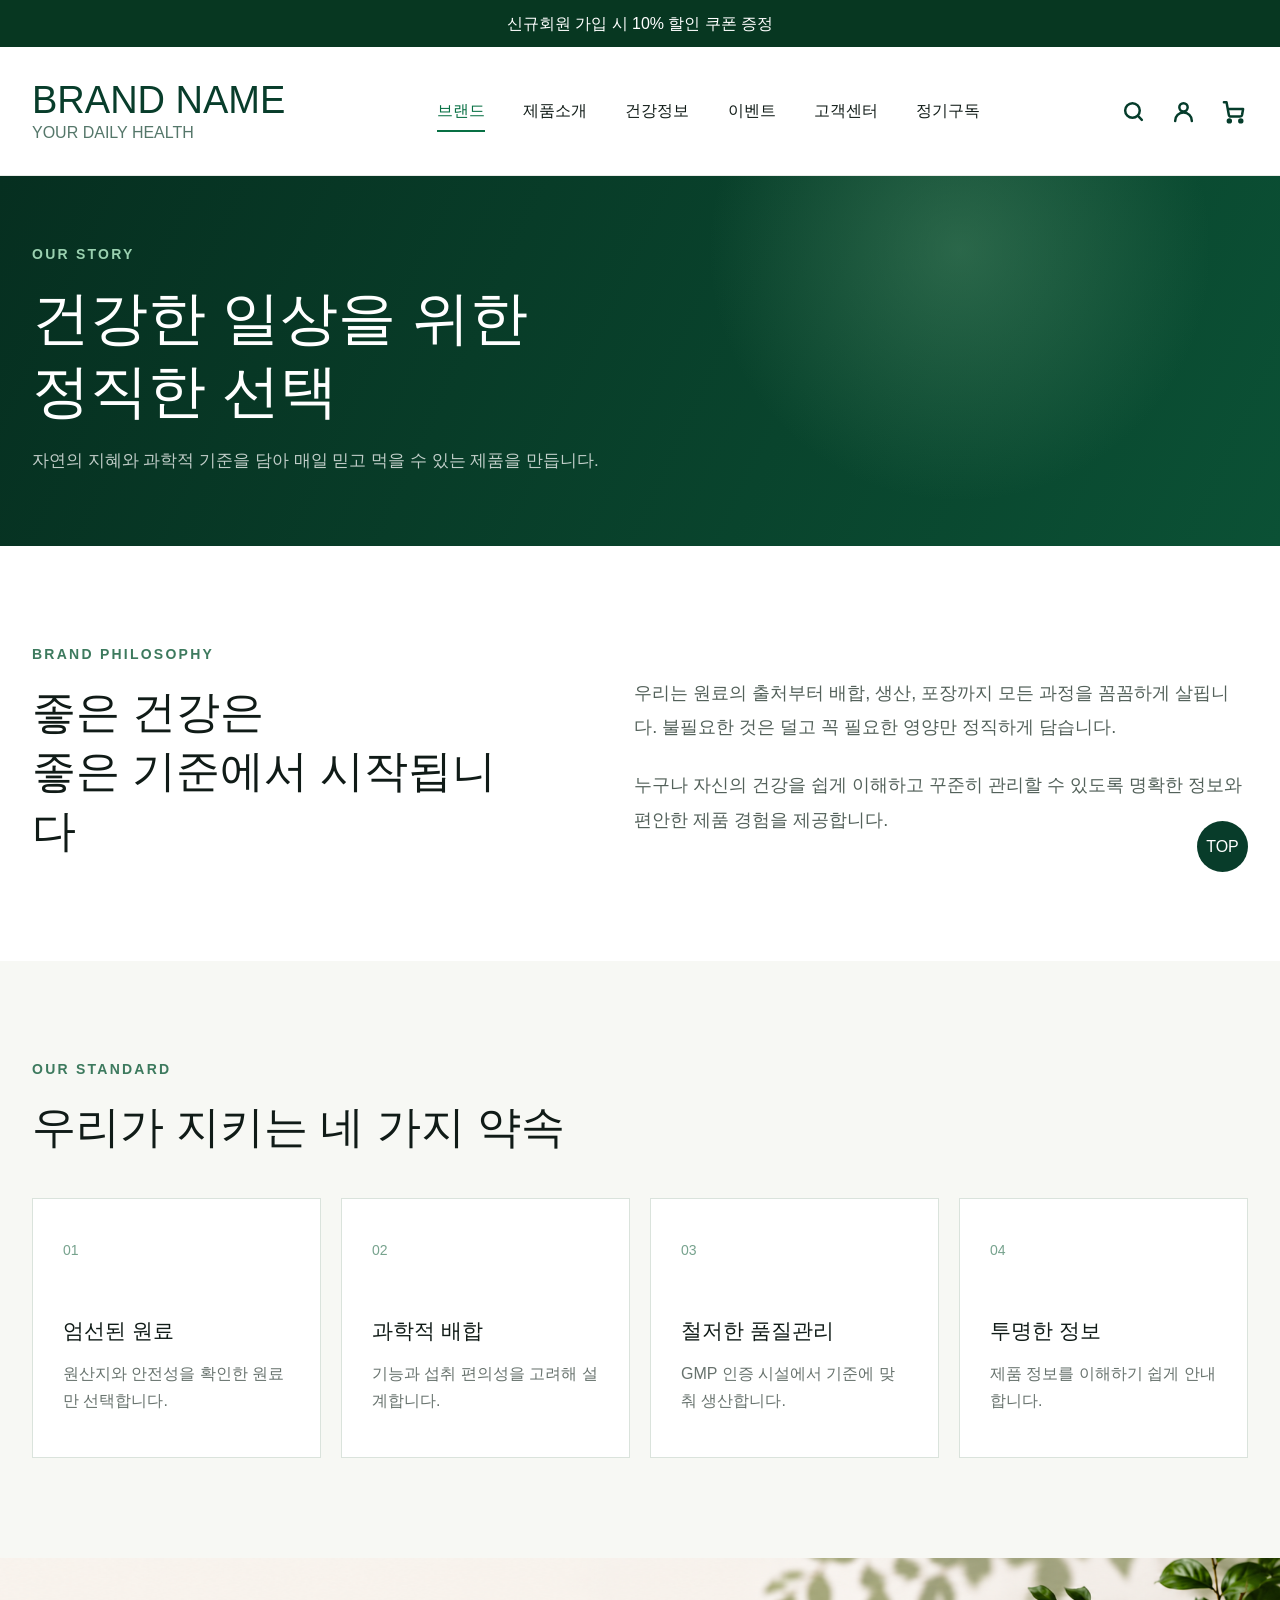
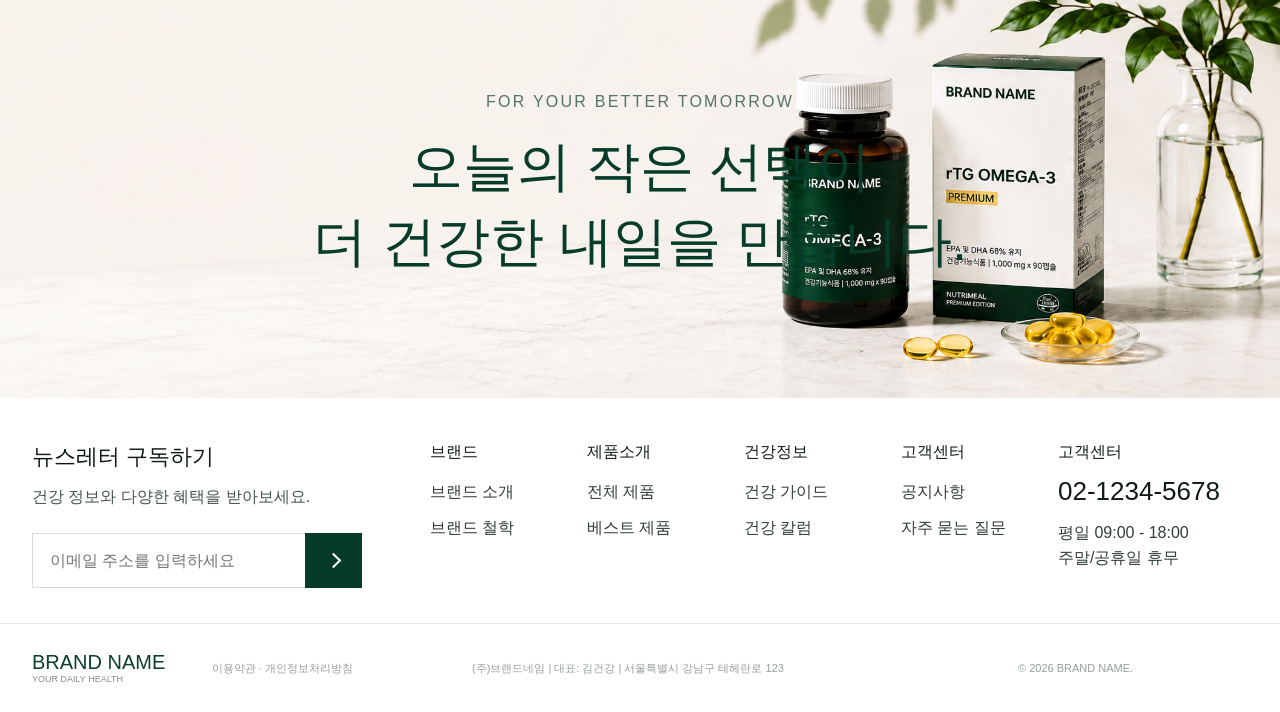
<file: brand.html>
<!DOCTYPE html>
<html lang="ko">
<head>
<meta charset="UTF-8">
<meta name="viewport" content="width=device-width,initial-scale=1">
<title>브랜드 | BRAND NAME</title>
<link rel="stylesheet" href="css/style.css">
<link rel="stylesheet" href="css/sub.css">
</head>
<body data-page="brand">
<div id="app">
<div class="top-banner">신규회원 가입 시 10% 할인 쿠폰 증정</div>
<header class="site-header">
<div class="inner header-inner">
<a class="logo" href="index.html">
<strong>BRAND NAME</strong>
<span>YOUR DAILY HEALTH</span>
</a>
<nav class="main-nav" aria-label="주요 메뉴">
<a class="active" href="brand.html">브랜드</a>
<a class="" href="products.html">제품소개</a>
<a class="" href="health.html">건강정보</a>
<a class="" href="event.html">이벤트</a>
<a class="" href="support.html">고객센터</a>
<a class="" href="subscription.html">정기구독</a>
<a class="mobile-only" href="login.html">마이페이지</a>
<a class="mobile-only" href="cart.html">장바구니</a>
</nav>
<div class="header-icons">
<a class="head-icon" href="products.html" aria-label="검색">
<svg viewBox="0 0 24 24">
<circle cx="11" cy="11" r="7">
</circle>
<path d="m20 20-3.5-3.5">
</path>
</svg>
</a>
<a class="head-icon" href="login.html" aria-label="마이페이지">
<svg viewBox="0 0 24 24">
<circle cx="12" cy="8" r="4">
</circle>
<path d="M20 21a8 8 0 0 0-16 0">
</path>
</svg>
</a>
<a class="head-icon cart-link" href="cart.html" aria-label="장바구니">
<svg viewBox="0 0 24 24">
<circle cx="8" cy="21" r="1.4">
</circle>
<circle cx="19" cy="21" r="1.4">
</circle>
<path d="M2.8 3h2.5l2.2 12.2a2 2 0 0 0 2 1.7h8.7a2 2 0 0 0 2-1.6l1-5.6H7">
</path>
</svg>
<em style="display: none;">0</em>
</a>
</div>
</div>
</header>
<section class="sub-hero">
<div class="inner">
<p>OUR STORY</p>
<h1>건강한 일상을 위한<br>정직한 선택</h1>
<span>자연의 지혜와 과학적 기준을 담아 매일 믿고 먹을 수 있는 제품을 만듭니다.</span>
</div>
</section>
<section class="sub-section story-section">
<div class="inner two-column">
<div>
<p class="eyebrow">BRAND PHILOSOPHY</p>
<h2>좋은 건강은<br>좋은 기준에서 시작됩니다</h2>
</div>
<div class="story-copy">
<p>우리는 원료의 출처부터 배합, 생산, 포장까지 모든 과정을 꼼꼼하게 살핍니다. 불필요한 것은 덜고 꼭 필요한 영양만 정직하게 담습니다.</p>
<p>누구나 자신의 건강을 쉽게 이해하고 꾸준히 관리할 수 있도록 명확한 정보와 편안한 제품 경험을 제공합니다.</p>
</div>
</div>
</section>
<section class="sub-section values" id="promise">
<div class="inner">
<div class="sub-title">
<p>OUR STANDARD</p>
<h2>우리가 지키는 네 가지 약속</h2>
</div>
<div class="value-grid">
<article>
<b>01</b>
<h3>엄선된 원료</h3>
<p>원산지와 안전성을 확인한 원료만 선택합니다.</p>
</article>
<article>
<b>02</b>
<h3>과학적 배합</h3>
<p>기능과 섭취 편의성을 고려해 설계합니다.</p>
</article>
<article>
<b>03</b>
<h3>철저한 품질관리</h3>
<p>GMP 인증 시설에서 기준에 맞춰 생산합니다.</p>
</article>
<article>
<b>04</b>
<h3>투명한 정보</h3>
<p>제품 정보를 이해하기 쉽게 안내합니다.</p>
</article>
</div>
</div>
</section>
<section class="brand-quote">
<div class="inner">
<p>FOR YOUR BETTER TOMORROW</p>
<h2>오늘의 작은 선택이<br>더 건강한 내일을 만듭니다.</h2>
</div>
</section>
<footer class="footer sub-footer">
<div class="inner footer-top">
<div class="newsletter">
<h2>뉴스레터 구독하기</h2>
<p>건강 정보와 다양한 혜택을 받아보세요.</p>
<form>
<label for="footer-email">이메일 주소</label>
<input id="footer-email" type="email" placeholder="이메일 주소를 입력하세요">
<button type="submit" aria-label="구독 신청">
<i>
</i>
</button>
</form>
</div>
<div class="footer-links">
<div>
<h3>브랜드</h3>
<a href="brand.html">브랜드 소개</a>
<a href="brand.html#promise">브랜드 철학</a>
</div>
<div>
<h3>제품소개</h3>
<a href="products.html">전체 제품</a>
<a href="product-detail.html">베스트 제품</a>
</div>
<div>
<h3>건강정보</h3>
<a href="health.html">건강 가이드</a>
<a href="health.html#column">건강 칼럼</a>
</div>
<div>
<h3>고객센터</h3>
<a href="support.html">공지사항</a>
<a href="support.html#faq">자주 묻는 질문</a>
</div>
<div class="contact">
<h3>고객센터</h3>
<strong>02-1234-5678</strong>
<p>평일 09:00 - 18:00<br>주말/공휴일 휴무</p>
</div>
</div>
</div>
<div class="footer-bottom">
<div class="inner">
<a class="logo small" href="index.html">
<strong>BRAND NAME</strong>
<span>YOUR DAILY HEALTH</span>
</a>
<p>이용약관 · 개인정보처리방침</p>
<p>(주)브랜드네임 | 대표: 김건강 | 서울특별시 강남구 테헤란로 123</p>
<p>© 2026 BRAND NAME.</p>
</div>
</div>
</footer>
<a class="top-btn" href="#">TOP</a>
</div>
<script src="js/site.js">
</script>
</body>
</html>
</file>
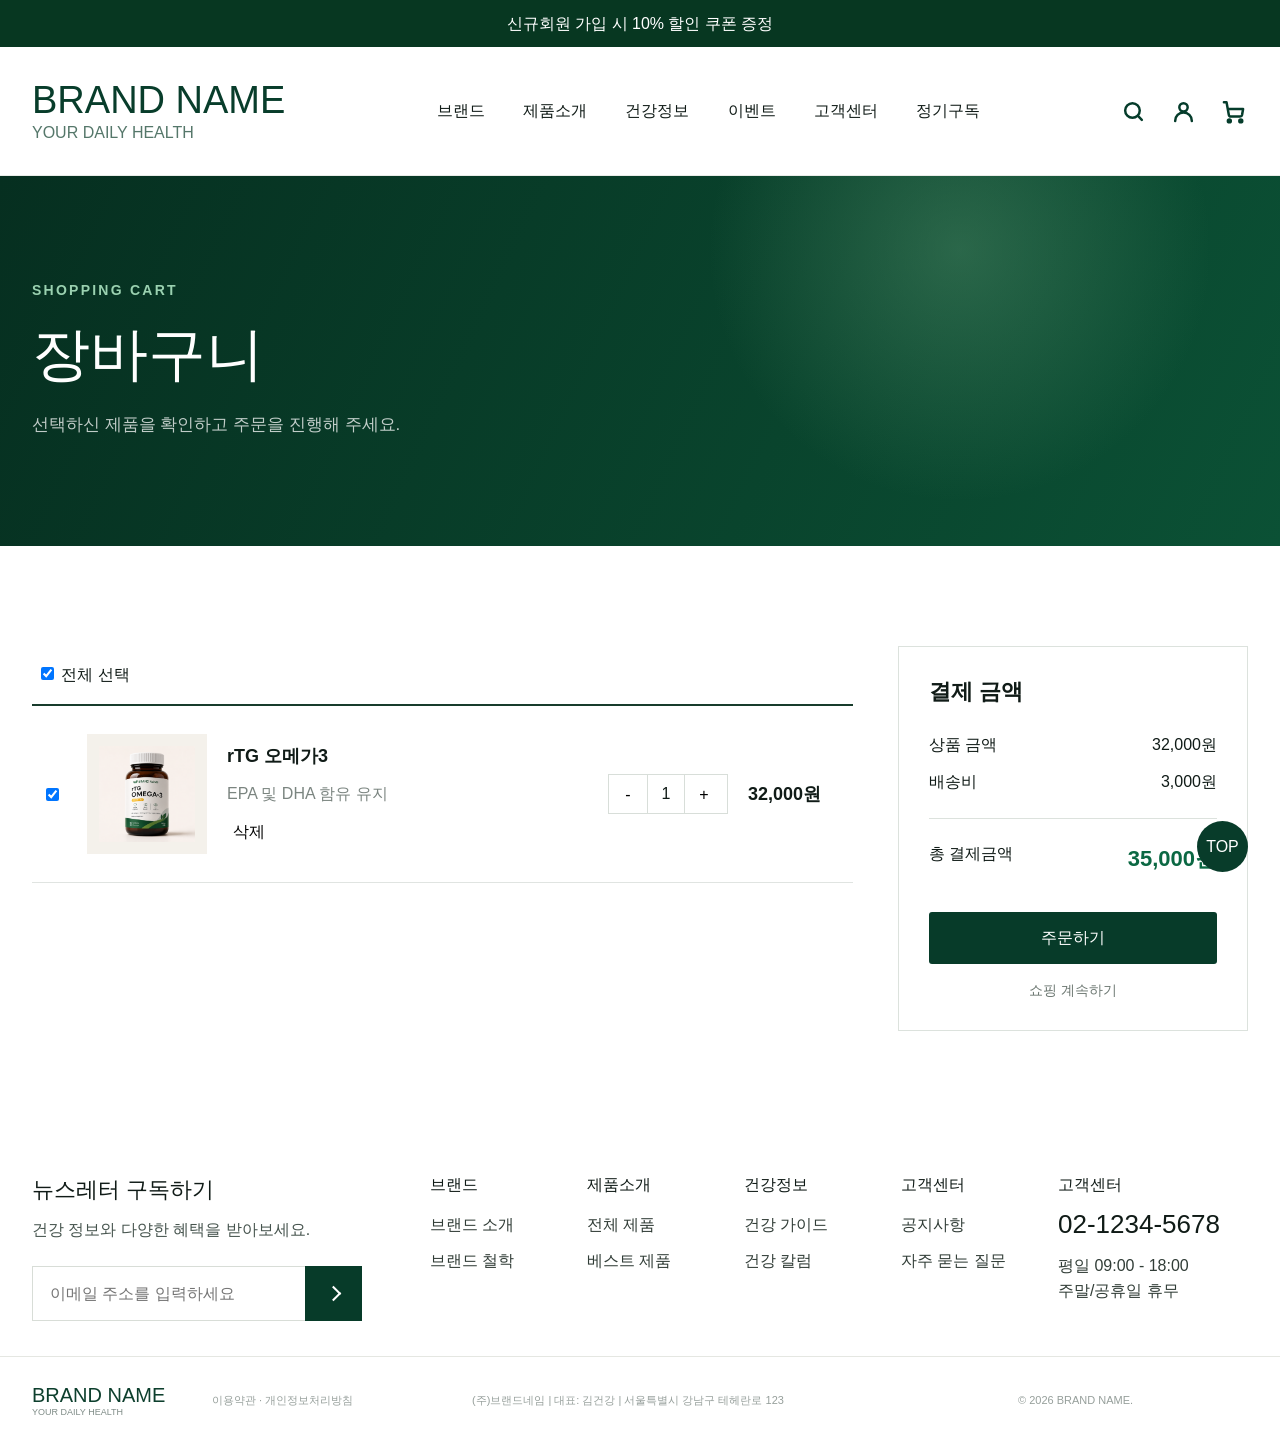
<file: cart.html>
<!DOCTYPE html>
<html lang="ko">
<head>
<meta charset="UTF-8">
<meta name="viewport" content="width=device-width,initial-scale=1">
<title>장바구니 | BRAND NAME</title>
<link rel="stylesheet" href="css/style.css">
<link rel="stylesheet" href="css/sub.css">
</head>
<body data-page="cart">
<div id="app">
<div class="top-banner">신규회원 가입 시 10% 할인 쿠폰 증정</div>
<header class="site-header">
<div class="inner header-inner">
<a class="logo" href="index.html">
<strong>BRAND NAME</strong>
<span>YOUR DAILY HEALTH</span>
</a>
<nav class="main-nav" aria-label="주요 메뉴">
<a class="" href="brand.html">브랜드</a>
<a class="" href="products.html">제품소개</a>
<a class="" href="health.html">건강정보</a>
<a class="" href="event.html">이벤트</a>
<a class="" href="support.html">고객센터</a>
<a class="" href="subscription.html">정기구독</a>
<a class="mobile-only" href="login.html">마이페이지</a>
<a class="mobile-only" href="cart.html">장바구니</a>
</nav>
<div class="header-icons">
<a class="head-icon" href="products.html" aria-label="검색">
<svg viewBox="0 0 24 24">
<circle cx="11" cy="11" r="7">
</circle>
<path d="m20 20-3.5-3.5">
</path>
</svg>
</a>
<a class="head-icon" href="login.html" aria-label="마이페이지">
<svg viewBox="0 0 24 24">
<circle cx="12" cy="8" r="4">
</circle>
<path d="M20 21a8 8 0 0 0-16 0">
</path>
</svg>
</a>
<a class="head-icon cart-link" href="cart.html" aria-label="장바구니">
<svg viewBox="0 0 24 24">
<circle cx="8" cy="21" r="1.4">
</circle>
<circle cx="19" cy="21" r="1.4">
</circle>
<path d="M2.8 3h2.5l2.2 12.2a2 2 0 0 0 2 1.7h8.7a2 2 0 0 0 2-1.6l1-5.6H7">
</path>
</svg>
<em style="display: none;">0</em>
</a>
</div>
</div>
</header>
<section class="sub-hero">
<div class="inner">
<p>SHOPPING CART</p>
<h1>장바구니</h1>
<span>선택하신 제품을 확인하고 주문을 진행해 주세요.</span>
</div>
</section>
<section class="sub-section">
<div class="inner cart-layout">
<div class="cart-list">
<label class="check-all">
<input type="checkbox" checked=""> 전체 선택</label>
<article>
<input type="checkbox" checked="">
<img src="images/product1.png" alt="rTG 오메가3">
<div>
<h3>rTG 오메가3</h3>
<p>EPA 및 DHA 함유 유지</p>
<button type="button">삭제</button>
</div>
<div class="quantity">
<button type="button">-</button>
<b>1</b>
<button type="button">+</button>
</div>
<strong>32,000원</strong>
</article>
</div>
<aside class="order-summary">
<h2>결제 금액</h2>
<p>
<span>상품 금액</span>
<b>32,000원</b>
</p>
<p>
<span>배송비</span>
<b>3,000원</b>
</p>
<p class="total">
<span>총 결제금액</span>
<strong>35,000원</strong>
</p>
<button class="solid-btn" type="button">주문하기</button>
<a href="products.html">쇼핑 계속하기</a>
</aside>
</div>
</section>
<footer class="footer sub-footer">
<div class="inner footer-top">
<div class="newsletter">
<h2>뉴스레터 구독하기</h2>
<p>건강 정보와 다양한 혜택을 받아보세요.</p>
<form>
<label for="footer-email">이메일 주소</label>
<input id="footer-email" type="email" placeholder="이메일 주소를 입력하세요">
<button type="submit" aria-label="구독 신청">
<i>
</i>
</button>
</form>
</div>
<div class="footer-links">
<div>
<h3>브랜드</h3>
<a href="brand.html">브랜드 소개</a>
<a href="brand.html#promise">브랜드 철학</a>
</div>
<div>
<h3>제품소개</h3>
<a href="products.html">전체 제품</a>
<a href="product-detail.html">베스트 제품</a>
</div>
<div>
<h3>건강정보</h3>
<a href="health.html">건강 가이드</a>
<a href="health.html#column">건강 칼럼</a>
</div>
<div>
<h3>고객센터</h3>
<a href="support.html">공지사항</a>
<a href="support.html#faq">자주 묻는 질문</a>
</div>
<div class="contact">
<h3>고객센터</h3>
<strong>02-1234-5678</strong>
<p>평일 09:00 - 18:00<br>주말/공휴일 휴무</p>
</div>
</div>
</div>
<div class="footer-bottom">
<div class="inner">
<a class="logo small" href="index.html">
<strong>BRAND NAME</strong>
<span>YOUR DAILY HEALTH</span>
</a>
<p>이용약관 · 개인정보처리방침</p>
<p>(주)브랜드네임 | 대표: 김건강 | 서울특별시 강남구 테헤란로 123</p>
<p>© 2026 BRAND NAME.</p>
</div>
</div>
</footer>
<a class="top-btn" href="#">TOP</a>
</div>
<script src="js/site.js">
</script>
</body>
</html>
</file>
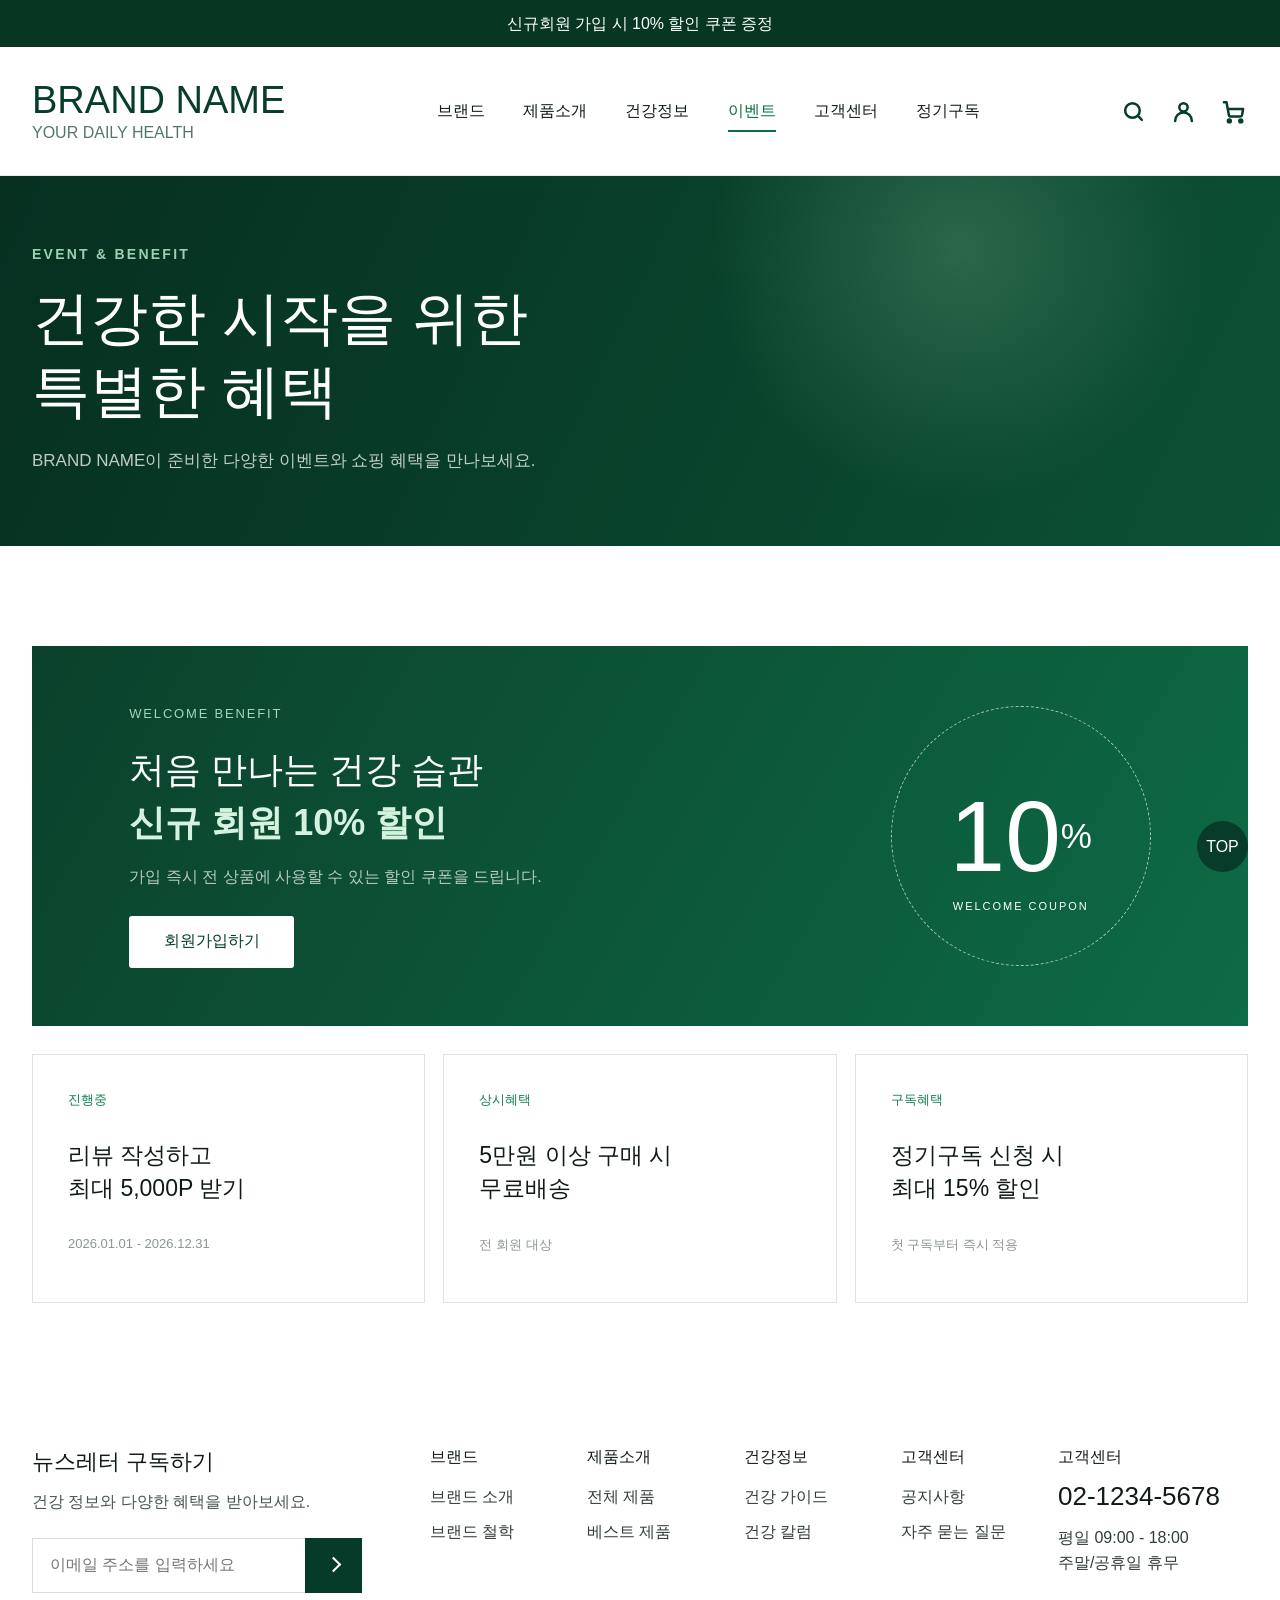
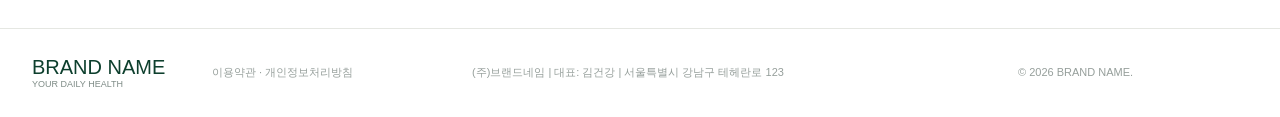
<file: event.html>
<!DOCTYPE html>
<html lang="ko">
<head>
<meta charset="UTF-8">
<meta name="viewport" content="width=device-width,initial-scale=1">
<title>이벤트 | BRAND NAME</title>
<link rel="stylesheet" href="css/style.css">
<link rel="stylesheet" href="css/sub.css">
</head>
<body data-page="event">
<div id="app">
<div class="top-banner">신규회원 가입 시 10% 할인 쿠폰 증정</div>
<header class="site-header">
<div class="inner header-inner">
<a class="logo" href="index.html">
<strong>BRAND NAME</strong>
<span>YOUR DAILY HEALTH</span>
</a>
<nav class="main-nav" aria-label="주요 메뉴">
<a class="" href="brand.html">브랜드</a>
<a class="" href="products.html">제품소개</a>
<a class="" href="health.html">건강정보</a>
<a class="active" href="event.html">이벤트</a>
<a class="" href="support.html">고객센터</a>
<a class="" href="subscription.html">정기구독</a>
<a class="mobile-only" href="login.html">마이페이지</a>
<a class="mobile-only" href="cart.html">장바구니</a>
</nav>
<div class="header-icons">
<a class="head-icon" href="products.html" aria-label="검색">
<svg viewBox="0 0 24 24">
<circle cx="11" cy="11" r="7">
</circle>
<path d="m20 20-3.5-3.5">
</path>
</svg>
</a>
<a class="head-icon" href="login.html" aria-label="마이페이지">
<svg viewBox="0 0 24 24">
<circle cx="12" cy="8" r="4">
</circle>
<path d="M20 21a8 8 0 0 0-16 0">
</path>
</svg>
</a>
<a class="head-icon cart-link" href="cart.html" aria-label="장바구니">
<svg viewBox="0 0 24 24">
<circle cx="8" cy="21" r="1.4">
</circle>
<circle cx="19" cy="21" r="1.4">
</circle>
<path d="M2.8 3h2.5l2.2 12.2a2 2 0 0 0 2 1.7h8.7a2 2 0 0 0 2-1.6l1-5.6H7">
</path>
</svg>
<em style="display: none;">0</em>
</a>
</div>
</div>
</header>
<section class="sub-hero">
<div class="inner">
<p>EVENT &amp; BENEFIT</p>
<h1>건강한 시작을 위한<br>특별한 혜택</h1>
<span>BRAND NAME이 준비한 다양한 이벤트와 쇼핑 혜택을 만나보세요.</span>
</div>
</section>
<section class="sub-section">
<div class="inner">
<div class="event-feature">
<div>
<span>WELCOME BENEFIT</span>
<h2>처음 만나는 건강 습관<br>
<b>신규 회원 10% 할인</b>
</h2>
<p>가입 즉시 전 상품에 사용할 수 있는 할인 쿠폰을 드립니다.</p>
<a class="solid-btn" href="login.html">회원가입하기</a>
</div>
<div class="coupon">10<small>%</small>
<em>WELCOME COUPON</em>
</div>
</div>
<div class="event-grid">
<article>
<span>진행중</span>
<h3>리뷰 작성하고<br>최대 5,000P 받기</h3>
<p>2026.01.01 - 2026.12.31</p>
</article>
<article>
<span>상시혜택</span>
<h3>5만원 이상 구매 시<br>무료배송</h3>
<p>전 회원 대상</p>
</article>
<article>
<span>구독혜택</span>
<h3>정기구독 신청 시<br>최대 15% 할인</h3>
<p>첫 구독부터 즉시 적용</p>
</article>
</div>
</div>
</section>
<footer class="footer sub-footer">
<div class="inner footer-top">
<div class="newsletter">
<h2>뉴스레터 구독하기</h2>
<p>건강 정보와 다양한 혜택을 받아보세요.</p>
<form>
<label for="footer-email">이메일 주소</label>
<input id="footer-email" type="email" placeholder="이메일 주소를 입력하세요">
<button type="submit" aria-label="구독 신청">
<i>
</i>
</button>
</form>
</div>
<div class="footer-links">
<div>
<h3>브랜드</h3>
<a href="brand.html">브랜드 소개</a>
<a href="brand.html#promise">브랜드 철학</a>
</div>
<div>
<h3>제품소개</h3>
<a href="products.html">전체 제품</a>
<a href="product-detail.html">베스트 제품</a>
</div>
<div>
<h3>건강정보</h3>
<a href="health.html">건강 가이드</a>
<a href="health.html#column">건강 칼럼</a>
</div>
<div>
<h3>고객센터</h3>
<a href="support.html">공지사항</a>
<a href="support.html#faq">자주 묻는 질문</a>
</div>
<div class="contact">
<h3>고객센터</h3>
<strong>02-1234-5678</strong>
<p>평일 09:00 - 18:00<br>주말/공휴일 휴무</p>
</div>
</div>
</div>
<div class="footer-bottom">
<div class="inner">
<a class="logo small" href="index.html">
<strong>BRAND NAME</strong>
<span>YOUR DAILY HEALTH</span>
</a>
<p>이용약관 · 개인정보처리방침</p>
<p>(주)브랜드네임 | 대표: 김건강 | 서울특별시 강남구 테헤란로 123</p>
<p>© 2026 BRAND NAME.</p>
</div>
</div>
</footer>
<a class="top-btn" href="#">TOP</a>
</div>
<script src="js/site.js">
</script>
</body>
</html>
</file>
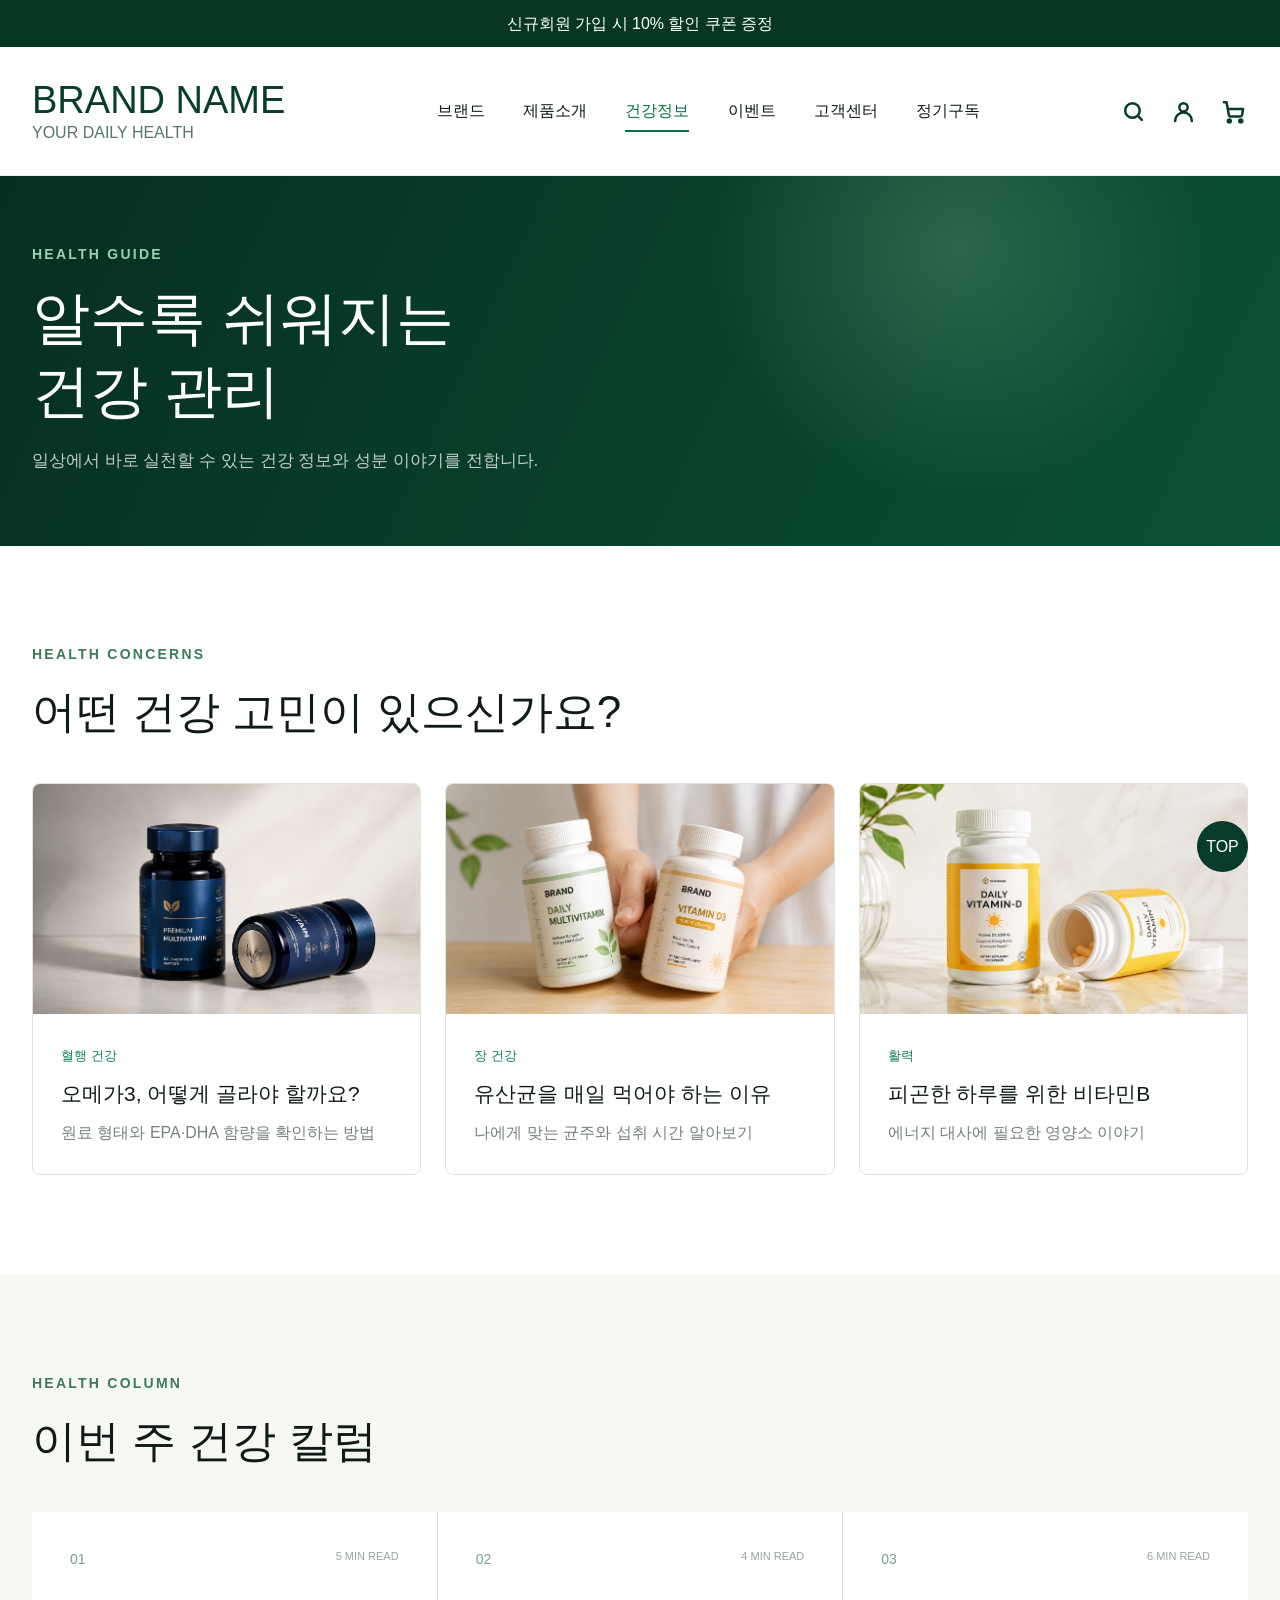
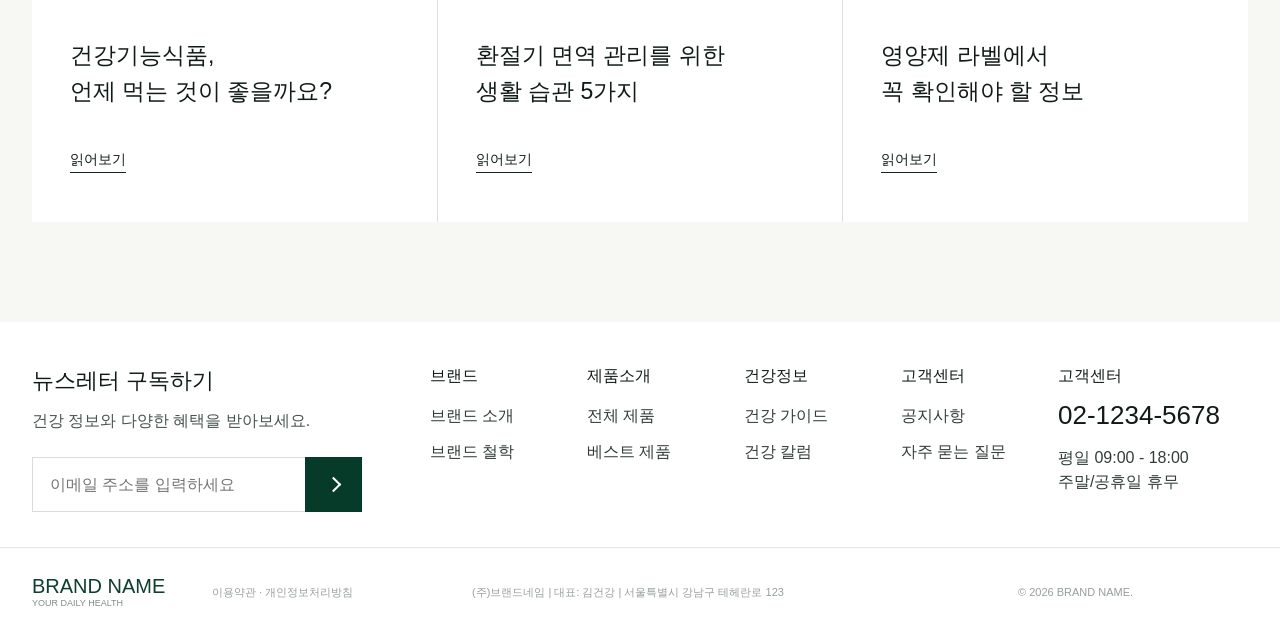
<file: health.html>
<!DOCTYPE html>
<html lang="ko">
<head>
<meta charset="UTF-8">
<meta name="viewport" content="width=device-width,initial-scale=1">
<title>건강정보 | BRAND NAME</title>
<link rel="stylesheet" href="css/style.css">
<link rel="stylesheet" href="css/sub.css">
</head>
<body data-page="health">
<div id="app">
<div class="top-banner">신규회원 가입 시 10% 할인 쿠폰 증정</div>
<header class="site-header">
<div class="inner header-inner">
<a class="logo" href="index.html">
<strong>BRAND NAME</strong>
<span>YOUR DAILY HEALTH</span>
</a>
<nav class="main-nav" aria-label="주요 메뉴">
<a class="" href="brand.html">브랜드</a>
<a class="" href="products.html">제품소개</a>
<a class="active" href="health.html">건강정보</a>
<a class="" href="event.html">이벤트</a>
<a class="" href="support.html">고객센터</a>
<a class="" href="subscription.html">정기구독</a>
<a class="mobile-only" href="login.html">마이페이지</a>
<a class="mobile-only" href="cart.html">장바구니</a>
</nav>
<div class="header-icons">
<a class="head-icon" href="products.html" aria-label="검색">
<svg viewBox="0 0 24 24">
<circle cx="11" cy="11" r="7">
</circle>
<path d="m20 20-3.5-3.5">
</path>
</svg>
</a>
<a class="head-icon" href="login.html" aria-label="마이페이지">
<svg viewBox="0 0 24 24">
<circle cx="12" cy="8" r="4">
</circle>
<path d="M20 21a8 8 0 0 0-16 0">
</path>
</svg>
</a>
<a class="head-icon cart-link" href="cart.html" aria-label="장바구니">
<svg viewBox="0 0 24 24">
<circle cx="8" cy="21" r="1.4">
</circle>
<circle cx="19" cy="21" r="1.4">
</circle>
<path d="M2.8 3h2.5l2.2 12.2a2 2 0 0 0 2 1.7h8.7a2 2 0 0 0 2-1.6l1-5.6H7">
</path>
</svg>
<em style="display: none;">0</em>
</a>
</div>
</div>
</header>
<section class="sub-hero">
<div class="inner">
<p>HEALTH GUIDE</p>
<h1>알수록 쉬워지는<br>건강 관리</h1>
<span>일상에서 바로 실천할 수 있는 건강 정보와 성분 이야기를 전합니다.</span>
</div>
</section>
<section class="sub-section">
<div class="inner">
<div class="sub-title">
<p>HEALTH CONCERNS</p>
<h2>어떤 건강 고민이 있으신가요?</h2>
</div>
<div class="guide-grid">
<article>
<img src="images/recommend1.png" alt="">
<div>
<span>혈행 건강</span>
<h3>오메가3, 어떻게 골라야 할까요?</h3>
<p>원료 형태와 EPA·DHA 함량을 확인하는 방법</p>
</div>
</article>
<article>
<img src="images/recommend2.png" alt="">
<div>
<span>장 건강</span>
<h3>유산균을 매일 먹어야 하는 이유</h3>
<p>나에게 맞는 균주와 섭취 시간 알아보기</p>
</div>
</article>
<article>
<img src="images/recommend3.png" alt="">
<div>
<span>활력</span>
<h3>피곤한 하루를 위한 비타민B</h3>
<p>에너지 대사에 필요한 영양소 이야기</p>
</div>
</article>
</div>
</div>
</section>
<section class="sub-section column-section" id="column">
<div class="inner">
<div class="sub-title">
<p>HEALTH COLUMN</p>
<h2>이번 주 건강 칼럼</h2>
</div>
<div class="column-grid">
<article>
<b>01</b>
<span>5 MIN READ</span>
<h3>건강기능식품,<br>언제 먹는 것이 좋을까요?</h3>
<a href="#">읽어보기</a>
</article>
<article>
<b>02</b>
<span>4 MIN READ</span>
<h3>환절기 면역 관리를 위한<br>생활 습관 5가지</h3>
<a href="#">읽어보기</a>
</article>
<article>
<b>03</b>
<span>6 MIN READ</span>
<h3>영양제 라벨에서<br>꼭 확인해야 할 정보</h3>
<a href="#">읽어보기</a>
</article>
</div>
</div>
</section>
<footer class="footer sub-footer">
<div class="inner footer-top">
<div class="newsletter">
<h2>뉴스레터 구독하기</h2>
<p>건강 정보와 다양한 혜택을 받아보세요.</p>
<form>
<label for="footer-email">이메일 주소</label>
<input id="footer-email" type="email" placeholder="이메일 주소를 입력하세요">
<button type="submit" aria-label="구독 신청">
<i>
</i>
</button>
</form>
</div>
<div class="footer-links">
<div>
<h3>브랜드</h3>
<a href="brand.html">브랜드 소개</a>
<a href="brand.html#promise">브랜드 철학</a>
</div>
<div>
<h3>제품소개</h3>
<a href="products.html">전체 제품</a>
<a href="product-detail.html">베스트 제품</a>
</div>
<div>
<h3>건강정보</h3>
<a href="health.html">건강 가이드</a>
<a href="health.html#column">건강 칼럼</a>
</div>
<div>
<h3>고객센터</h3>
<a href="support.html">공지사항</a>
<a href="support.html#faq">자주 묻는 질문</a>
</div>
<div class="contact">
<h3>고객센터</h3>
<strong>02-1234-5678</strong>
<p>평일 09:00 - 18:00<br>주말/공휴일 휴무</p>
</div>
</div>
</div>
<div class="footer-bottom">
<div class="inner">
<a class="logo small" href="index.html">
<strong>BRAND NAME</strong>
<span>YOUR DAILY HEALTH</span>
</a>
<p>이용약관 · 개인정보처리방침</p>
<p>(주)브랜드네임 | 대표: 김건강 | 서울특별시 강남구 테헤란로 123</p>
<p>© 2026 BRAND NAME.</p>
</div>
</div>
</footer>
<a class="top-btn" href="#">TOP</a>
</div>
<script src="js/site.js">
</script>
</body>
</html>
</file>
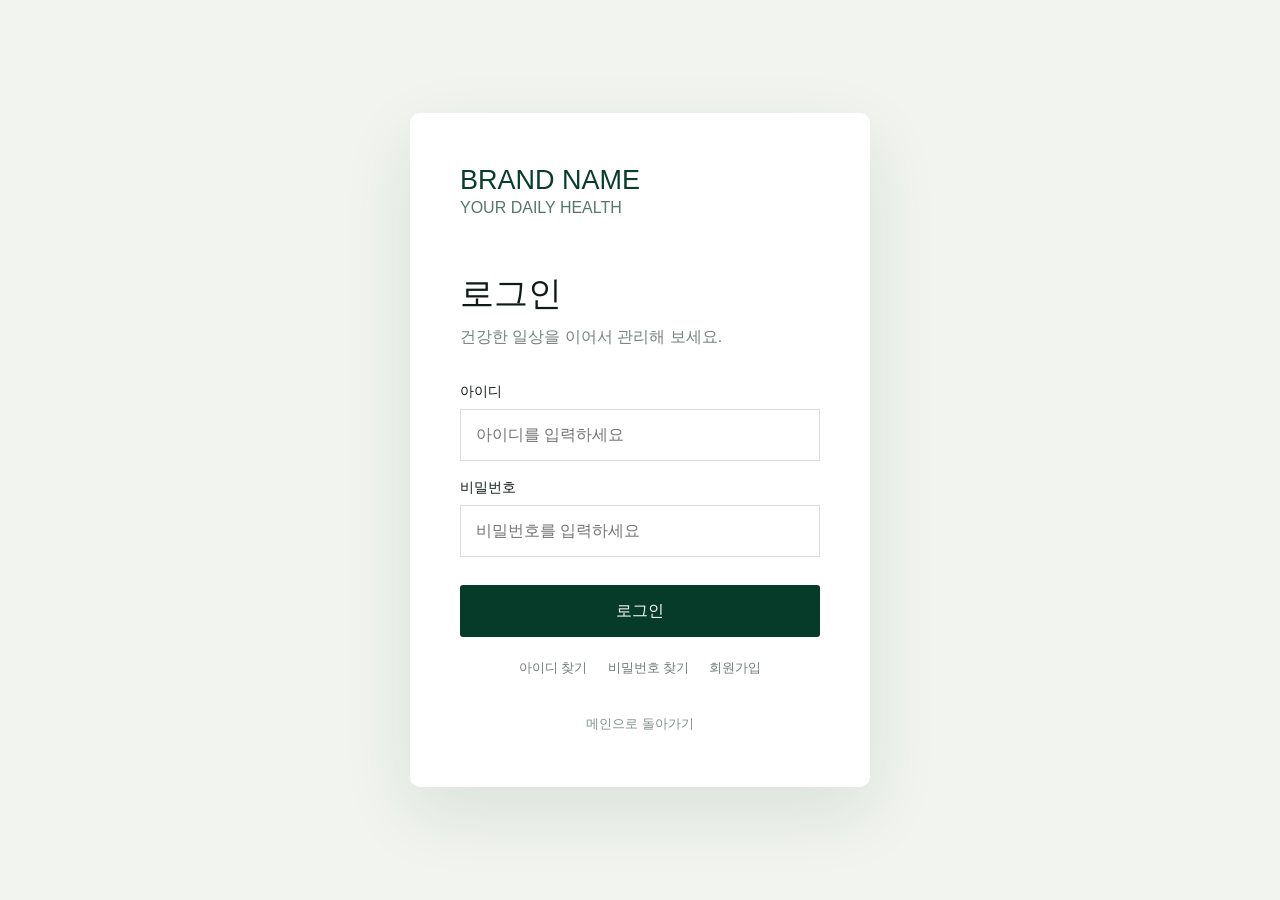
<file: login.html>
<!DOCTYPE html>
<html lang="ko">
<head>
<meta charset="UTF-8">
<meta name="viewport" content="width=device-width,initial-scale=1">
<title>로그인 | BRAND NAME</title>
<link rel="stylesheet" href="css/style.css">
<link rel="stylesheet" href="css/sub.css">
</head>
<body data-page="login">
<div id="app">
<main class="account-main">
<div class="account-card">
<a class="logo" href="index.html">
<strong>BRAND NAME</strong>
<span>YOUR DAILY HEALTH</span>
</a>
<h1>로그인</h1>
<p>건강한 일상을 이어서 관리해 보세요.</p>
<form>
<label for="login-id">아이디</label>
<input id="login-id" type="text" placeholder="아이디를 입력하세요">
<label for="login-password">비밀번호</label>
<input id="login-password" type="password" placeholder="비밀번호를 입력하세요">
<button class="solid-btn" type="submit">로그인</button>
</form>
<div class="account-links">
<a href="#">아이디 찾기</a>
<a href="#">비밀번호 찾기</a>
<a href="#">회원가입</a>
</div>
<a class="back-home" href="index.html">메인으로 돌아가기</a>
</div>
</main>
</div>
<script src="js/site.js">
</script>
</body>
</html>
</file>
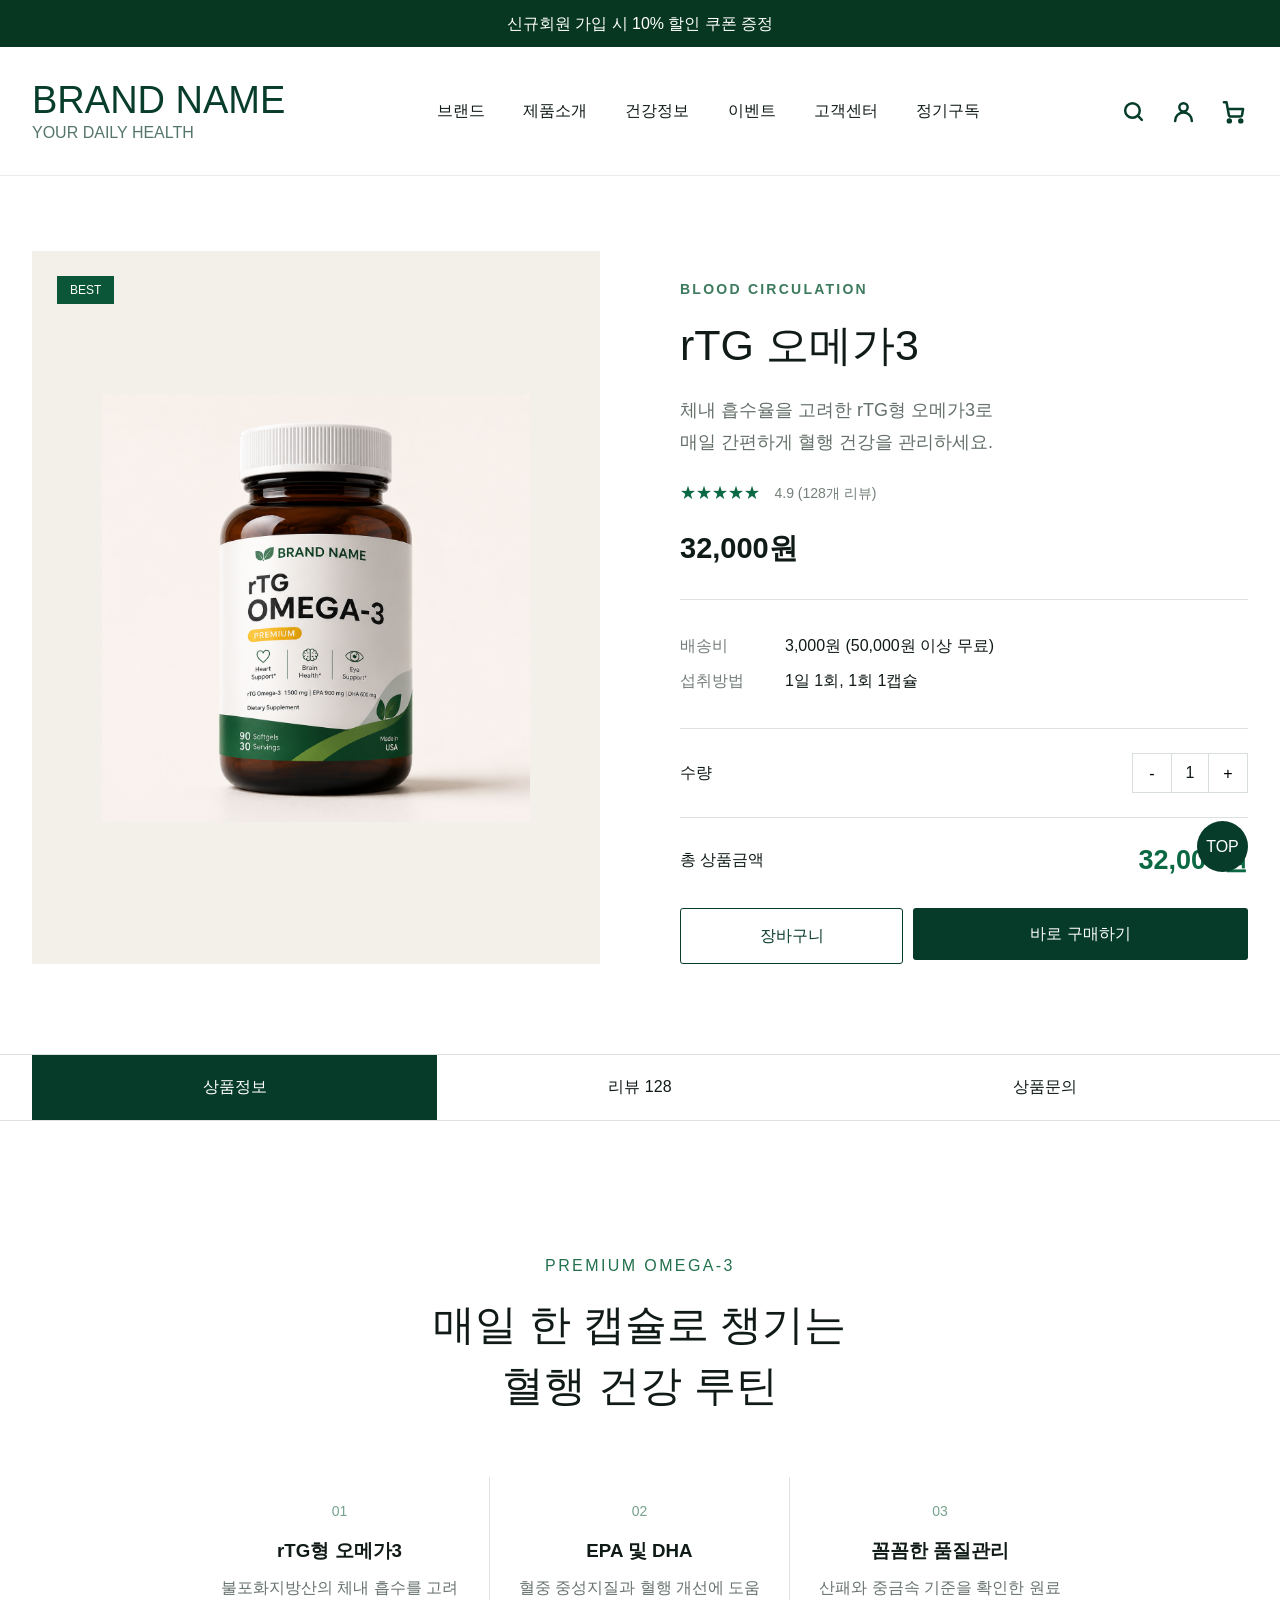
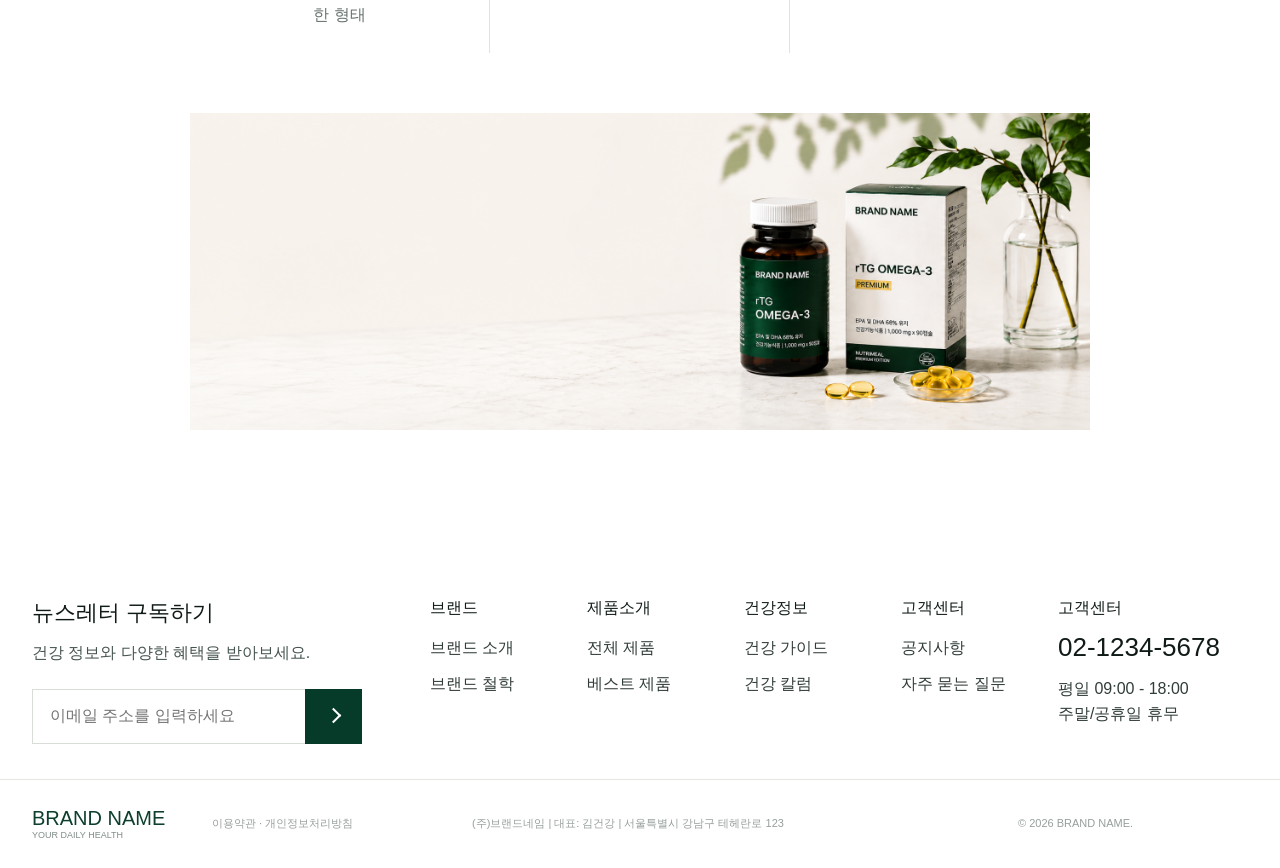
<file: product-detail.html>
<!DOCTYPE html>
<html lang="ko">
<head>
<meta charset="UTF-8">
<meta name="viewport" content="width=device-width,initial-scale=1">
<title>rTG 오메가3 | BRAND NAME</title>
<link rel="stylesheet" href="css/style.css">
<link rel="stylesheet" href="css/sub.css">
</head>
<body data-page="detail">
<div id="app">
<div class="top-banner">신규회원 가입 시 10% 할인 쿠폰 증정</div>
<header class="site-header">
<div class="inner header-inner">
<a class="logo" href="index.html">
<strong>BRAND NAME</strong>
<span>YOUR DAILY HEALTH</span>
</a>
<nav class="main-nav" aria-label="주요 메뉴">
<a class="" href="brand.html">브랜드</a>
<a class="" href="products.html">제품소개</a>
<a class="" href="health.html">건강정보</a>
<a class="" href="event.html">이벤트</a>
<a class="" href="support.html">고객센터</a>
<a class="" href="subscription.html">정기구독</a>
<a class="mobile-only" href="login.html">마이페이지</a>
<a class="mobile-only" href="cart.html">장바구니</a>
</nav>
<div class="header-icons">
<a class="head-icon" href="products.html" aria-label="검색">
<svg viewBox="0 0 24 24">
<circle cx="11" cy="11" r="7">
</circle>
<path d="m20 20-3.5-3.5">
</path>
</svg>
</a>
<a class="head-icon" href="login.html" aria-label="마이페이지">
<svg viewBox="0 0 24 24">
<circle cx="12" cy="8" r="4">
</circle>
<path d="M20 21a8 8 0 0 0-16 0">
</path>
</svg>
</a>
<a class="head-icon cart-link" href="cart.html" aria-label="장바구니">
<svg viewBox="0 0 24 24">
<circle cx="8" cy="21" r="1.4">
</circle>
<circle cx="19" cy="21" r="1.4">
</circle>
<path d="M2.8 3h2.5l2.2 12.2a2 2 0 0 0 2 1.7h8.7a2 2 0 0 0 2-1.6l1-5.6H7">
</path>
</svg>
<em style="display: none;">0</em>
</a>
</div>
</div>
</header>
<section class="detail-main">
<div class="inner detail-grid">
<div class="detail-image">
<span>BEST</span>
<img src="images/product1.png" alt="rTG 오메가3">
</div>
<div class="detail-info">
<p class="eyebrow">BLOOD CIRCULATION</p>
<h1>rTG 오메가3</h1>
<p class="detail-desc">체내 흡수율을 고려한 rTG형 오메가3로<br>매일 간편하게 혈행 건강을 관리하세요.</p>
<div class="rating">★★★★★ <span>4.9 (128개 리뷰)</span>
</div>
<strong class="detail-price">32,000원</strong>
<dl>
<div>
<dt>배송비</dt>
<dd>3,000원 (50,000원 이상 무료)</dd>
</div>
<div>
<dt>섭취방법</dt>
<dd>1일 1회, 1회 1캡슐</dd>
</div>
</dl>
<div class="buy-option">
<span>수량</span>
<div class="quantity">
<button type="button">-</button>
<b>1</b>
<button type="button">+</button>
</div>
</div>
<div class="buy-total">
<span>총 상품금액</span>
<strong>32,000원</strong>
</div>
<div class="buy-actions">
<button class="line-btn add-cart" type="button" data-product="rTG 오메가3">장바구니</button>
<a class="solid-btn" href="cart.html">바로 구매하기</a>
</div>
</div>
</div>
</section>
<section class="detail-tabs">
<div class="inner">
<a href="#info">상품정보</a>
<a href="#review">리뷰 128</a>
<a href="#qna">상품문의</a>
</div>
</section>
<section class="detail-content" id="info">
<div class="inner narrow">
<p>PREMIUM OMEGA-3</p>
<h2>매일 한 캡슐로 챙기는<br>혈행 건강 루틴</h2>
<div class="detail-points">
<article>
<b>01</b>
<h3>rTG형 오메가3</h3>
<p>불포화지방산의 체내 흡수를 고려한 형태</p>
</article>
<article>
<b>02</b>
<h3>EPA 및 DHA</h3>
<p>혈중 중성지질과 혈행 개선에 도움</p>
</article>
<article>
<b>03</b>
<h3>꼼꼼한 품질관리</h3>
<p>산패와 중금속 기준을 확인한 원료</p>
</article>
</div>
<img class="detail-wide-image" src="images/hero_pc.png" alt="">
</div>
</section>
<footer class="footer sub-footer">
<div class="inner footer-top">
<div class="newsletter">
<h2>뉴스레터 구독하기</h2>
<p>건강 정보와 다양한 혜택을 받아보세요.</p>
<form>
<label for="footer-email">이메일 주소</label>
<input id="footer-email" type="email" placeholder="이메일 주소를 입력하세요">
<button type="submit" aria-label="구독 신청">
<i>
</i>
</button>
</form>
</div>
<div class="footer-links">
<div>
<h3>브랜드</h3>
<a href="brand.html">브랜드 소개</a>
<a href="brand.html#promise">브랜드 철학</a>
</div>
<div>
<h3>제품소개</h3>
<a href="products.html">전체 제품</a>
<a href="product-detail.html">베스트 제품</a>
</div>
<div>
<h3>건강정보</h3>
<a href="health.html">건강 가이드</a>
<a href="health.html#column">건강 칼럼</a>
</div>
<div>
<h3>고객센터</h3>
<a href="support.html">공지사항</a>
<a href="support.html#faq">자주 묻는 질문</a>
</div>
<div class="contact">
<h3>고객센터</h3>
<strong>02-1234-5678</strong>
<p>평일 09:00 - 18:00<br>주말/공휴일 휴무</p>
</div>
</div>
</div>
<div class="footer-bottom">
<div class="inner">
<a class="logo small" href="index.html">
<strong>BRAND NAME</strong>
<span>YOUR DAILY HEALTH</span>
</a>
<p>이용약관 · 개인정보처리방침</p>
<p>(주)브랜드네임 | 대표: 김건강 | 서울특별시 강남구 테헤란로 123</p>
<p>© 2026 BRAND NAME.</p>
</div>
</div>
</footer>
<a class="top-btn" href="#">TOP</a>
</div>
<script src="js/site.js">
</script>
</body>
</html>
</file>
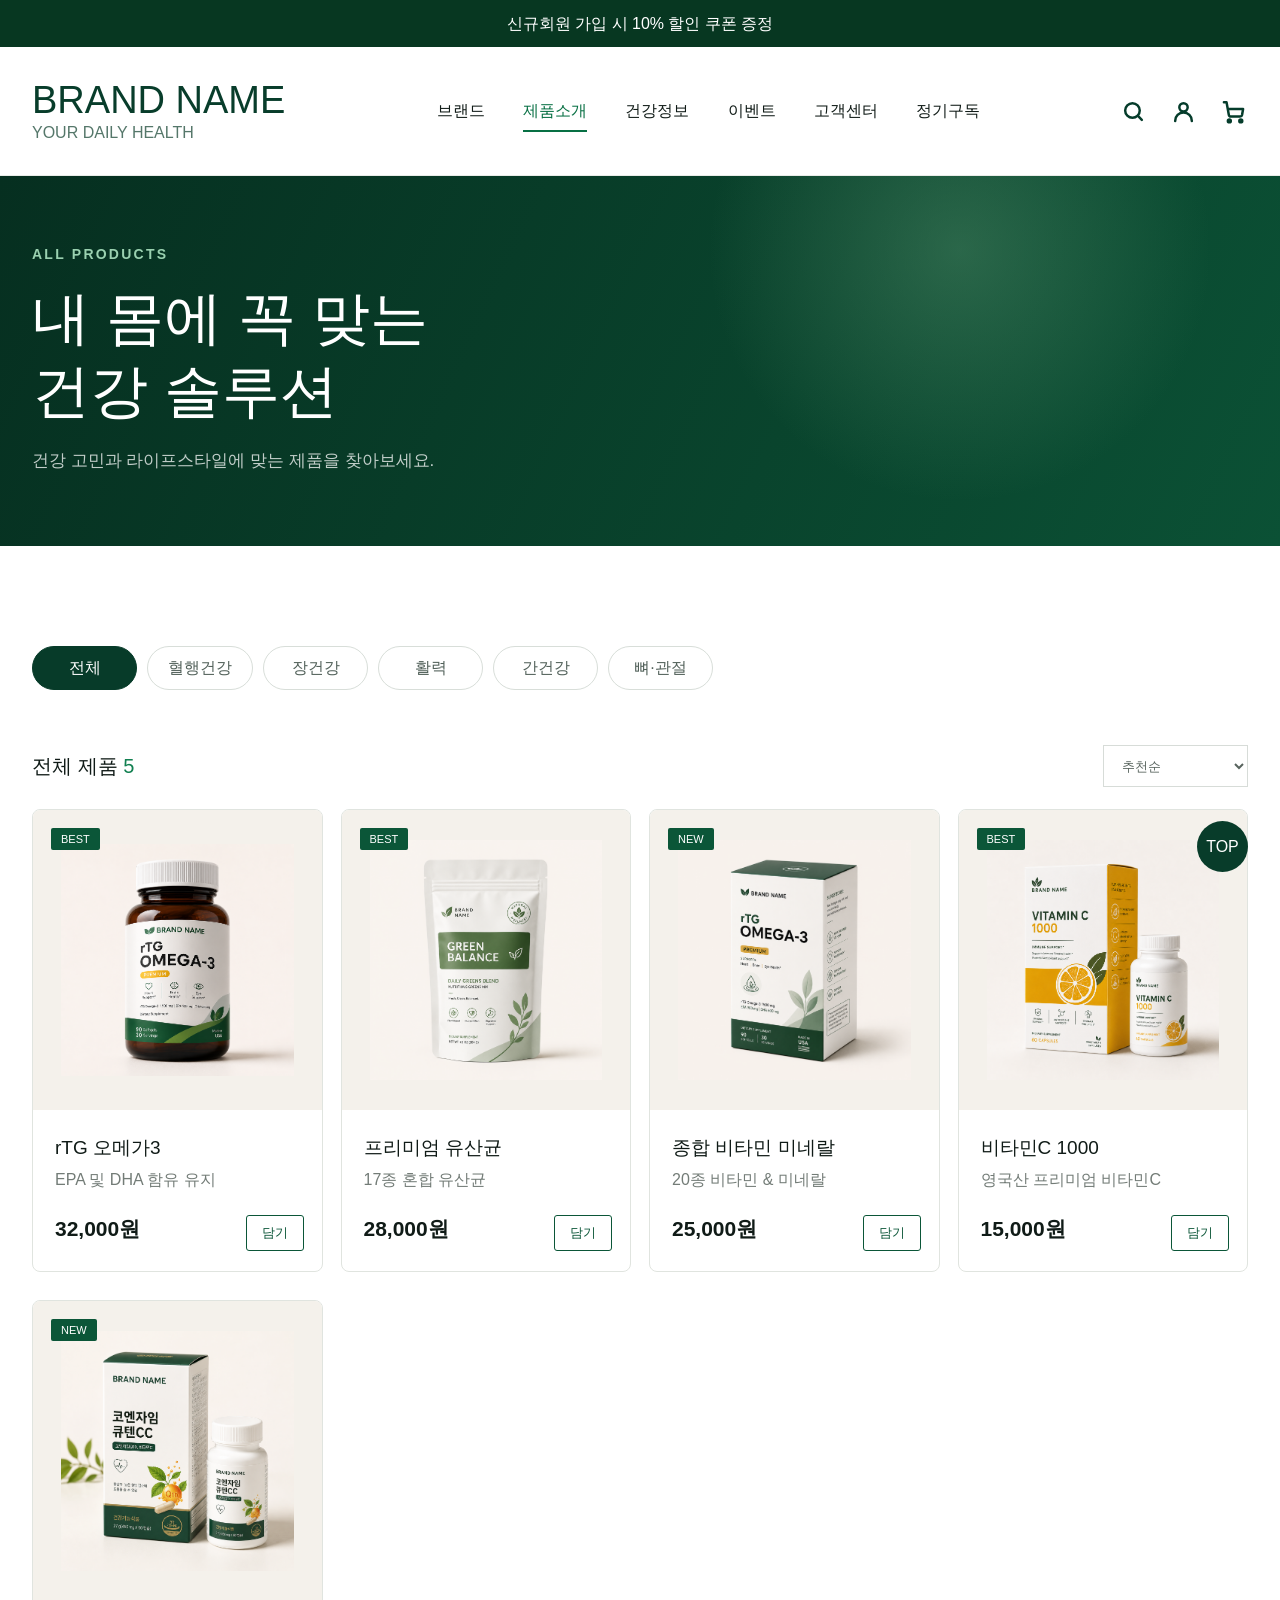
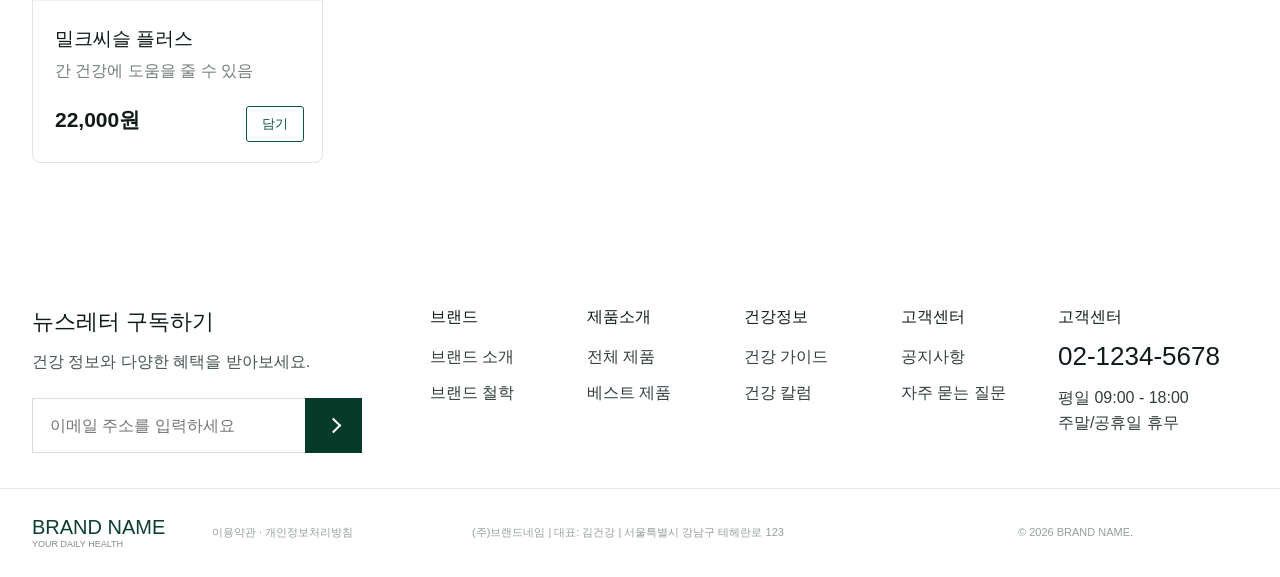
<file: products.html>
<!DOCTYPE html>
<html lang="ko">
<head>
<meta charset="UTF-8">
<meta name="viewport" content="width=device-width,initial-scale=1">
<title>제품소개 | BRAND NAME</title>
<link rel="stylesheet" href="css/style.css">
<link rel="stylesheet" href="css/sub.css">
</head>
<body data-page="products">
<div id="app">
<div class="top-banner">신규회원 가입 시 10% 할인 쿠폰 증정</div>
<header class="site-header">
<div class="inner header-inner">
<a class="logo" href="index.html">
<strong>BRAND NAME</strong>
<span>YOUR DAILY HEALTH</span>
</a>
<nav class="main-nav" aria-label="주요 메뉴">
<a class="" href="brand.html">브랜드</a>
<a class="active" href="products.html">제품소개</a>
<a class="" href="health.html">건강정보</a>
<a class="" href="event.html">이벤트</a>
<a class="" href="support.html">고객센터</a>
<a class="" href="subscription.html">정기구독</a>
<a class="mobile-only" href="login.html">마이페이지</a>
<a class="mobile-only" href="cart.html">장바구니</a>
</nav>
<div class="header-icons">
<a class="head-icon" href="products.html" aria-label="검색">
<svg viewBox="0 0 24 24">
<circle cx="11" cy="11" r="7">
</circle>
<path d="m20 20-3.5-3.5">
</path>
</svg>
</a>
<a class="head-icon" href="login.html" aria-label="마이페이지">
<svg viewBox="0 0 24 24">
<circle cx="12" cy="8" r="4">
</circle>
<path d="M20 21a8 8 0 0 0-16 0">
</path>
</svg>
</a>
<a class="head-icon cart-link" href="cart.html" aria-label="장바구니">
<svg viewBox="0 0 24 24">
<circle cx="8" cy="21" r="1.4">
</circle>
<circle cx="19" cy="21" r="1.4">
</circle>
<path d="M2.8 3h2.5l2.2 12.2a2 2 0 0 0 2 1.7h8.7a2 2 0 0 0 2-1.6l1-5.6H7">
</path>
</svg>
<em style="display: none;">0</em>
</a>
</div>
</div>
</header>
<section class="sub-hero">
<div class="inner">
<p>ALL PRODUCTS</p>
<h1>내 몸에 꼭 맞는<br>건강 솔루션</h1>
<span>건강 고민과 라이프스타일에 맞는 제품을 찾아보세요.</span>
</div>
</section>
<section class="sub-section">
<div class="inner">
<div class="filter-row">
<button class="active">전체</button>
<button>혈행건강</button>
<button>장건강</button>
<button>활력</button>
<button>간건강</button>
<button>뼈·관절</button>
</div>
<div class="list-head">
<strong>전체 제품 <em>5</em>
</strong>
<select aria-label="정렬">
<option>추천순</option>
<option>낮은 가격순</option>
<option>높은 가격순</option>
</select>
</div>
<div class="sub-product-grid">
<article class="shop-card">
<a href="product-detail.html">
<div class="shop-image">
<span>BEST</span>
<img src="images/product1.png" alt="rTG 오메가3">
</div>
<div class="shop-info">
<h3>rTG 오메가3</h3>
<p>EPA 및 DHA 함유 유지</p>
<strong>32,000원</strong>
</div>
</a>
<button class="add-cart" type="button" data-product="rTG 오메가3">담기</button>
</article>
<article class="shop-card">
<a href="product-detail.html">
<div class="shop-image">
<span>BEST</span>
<img src="images/product2.png" alt="프리미엄 유산균">
</div>
<div class="shop-info">
<h3>프리미엄 유산균</h3>
<p>17종 혼합 유산균</p>
<strong>28,000원</strong>
</div>
</a>
<button class="add-cart" type="button" data-product="프리미엄 유산균">담기</button>
</article>
<article class="shop-card">
<a href="product-detail.html">
<div class="shop-image">
<span>NEW</span>
<img src="images/product3.png" alt="종합 비타민 미네랄">
</div>
<div class="shop-info">
<h3>종합 비타민 미네랄</h3>
<p>20종 비타민 &amp; 미네랄</p>
<strong>25,000원</strong>
</div>
</a>
<button class="add-cart" type="button" data-product="종합 비타민 미네랄">담기</button>
</article>
<article class="shop-card">
<a href="product-detail.html">
<div class="shop-image">
<span>BEST</span>
<img src="images/product4.png" alt="비타민C 1000">
</div>
<div class="shop-info">
<h3>비타민C 1000</h3>
<p>영국산 프리미엄 비타민C</p>
<strong>15,000원</strong>
</div>
</a>
<button class="add-cart" type="button" data-product="비타민C 1000">담기</button>
</article>
<article class="shop-card">
<a href="product-detail.html">
<div class="shop-image">
<span>NEW</span>
<img src="images/product5.png" alt="밀크씨슬 플러스">
</div>
<div class="shop-info">
<h3>밀크씨슬 플러스</h3>
<p>간 건강에 도움을 줄 수 있음</p>
<strong>22,000원</strong>
</div>
</a>
<button class="add-cart" type="button" data-product="밀크씨슬 플러스">담기</button>
</article>
</div>
</div>
</section>
<footer class="footer sub-footer">
<div class="inner footer-top">
<div class="newsletter">
<h2>뉴스레터 구독하기</h2>
<p>건강 정보와 다양한 혜택을 받아보세요.</p>
<form>
<label for="footer-email">이메일 주소</label>
<input id="footer-email" type="email" placeholder="이메일 주소를 입력하세요">
<button type="submit" aria-label="구독 신청">
<i>
</i>
</button>
</form>
</div>
<div class="footer-links">
<div>
<h3>브랜드</h3>
<a href="brand.html">브랜드 소개</a>
<a href="brand.html#promise">브랜드 철학</a>
</div>
<div>
<h3>제품소개</h3>
<a href="products.html">전체 제품</a>
<a href="product-detail.html">베스트 제품</a>
</div>
<div>
<h3>건강정보</h3>
<a href="health.html">건강 가이드</a>
<a href="health.html#column">건강 칼럼</a>
</div>
<div>
<h3>고객센터</h3>
<a href="support.html">공지사항</a>
<a href="support.html#faq">자주 묻는 질문</a>
</div>
<div class="contact">
<h3>고객센터</h3>
<strong>02-1234-5678</strong>
<p>평일 09:00 - 18:00<br>주말/공휴일 휴무</p>
</div>
</div>
</div>
<div class="footer-bottom">
<div class="inner">
<a class="logo small" href="index.html">
<strong>BRAND NAME</strong>
<span>YOUR DAILY HEALTH</span>
</a>
<p>이용약관 · 개인정보처리방침</p>
<p>(주)브랜드네임 | 대표: 김건강 | 서울특별시 강남구 테헤란로 123</p>
<p>© 2026 BRAND NAME.</p>
</div>
</div>
</footer>
<a class="top-btn" href="#">TOP</a>
</div>
<script src="js/site.js">
</script>
</body>
</html>
</file>
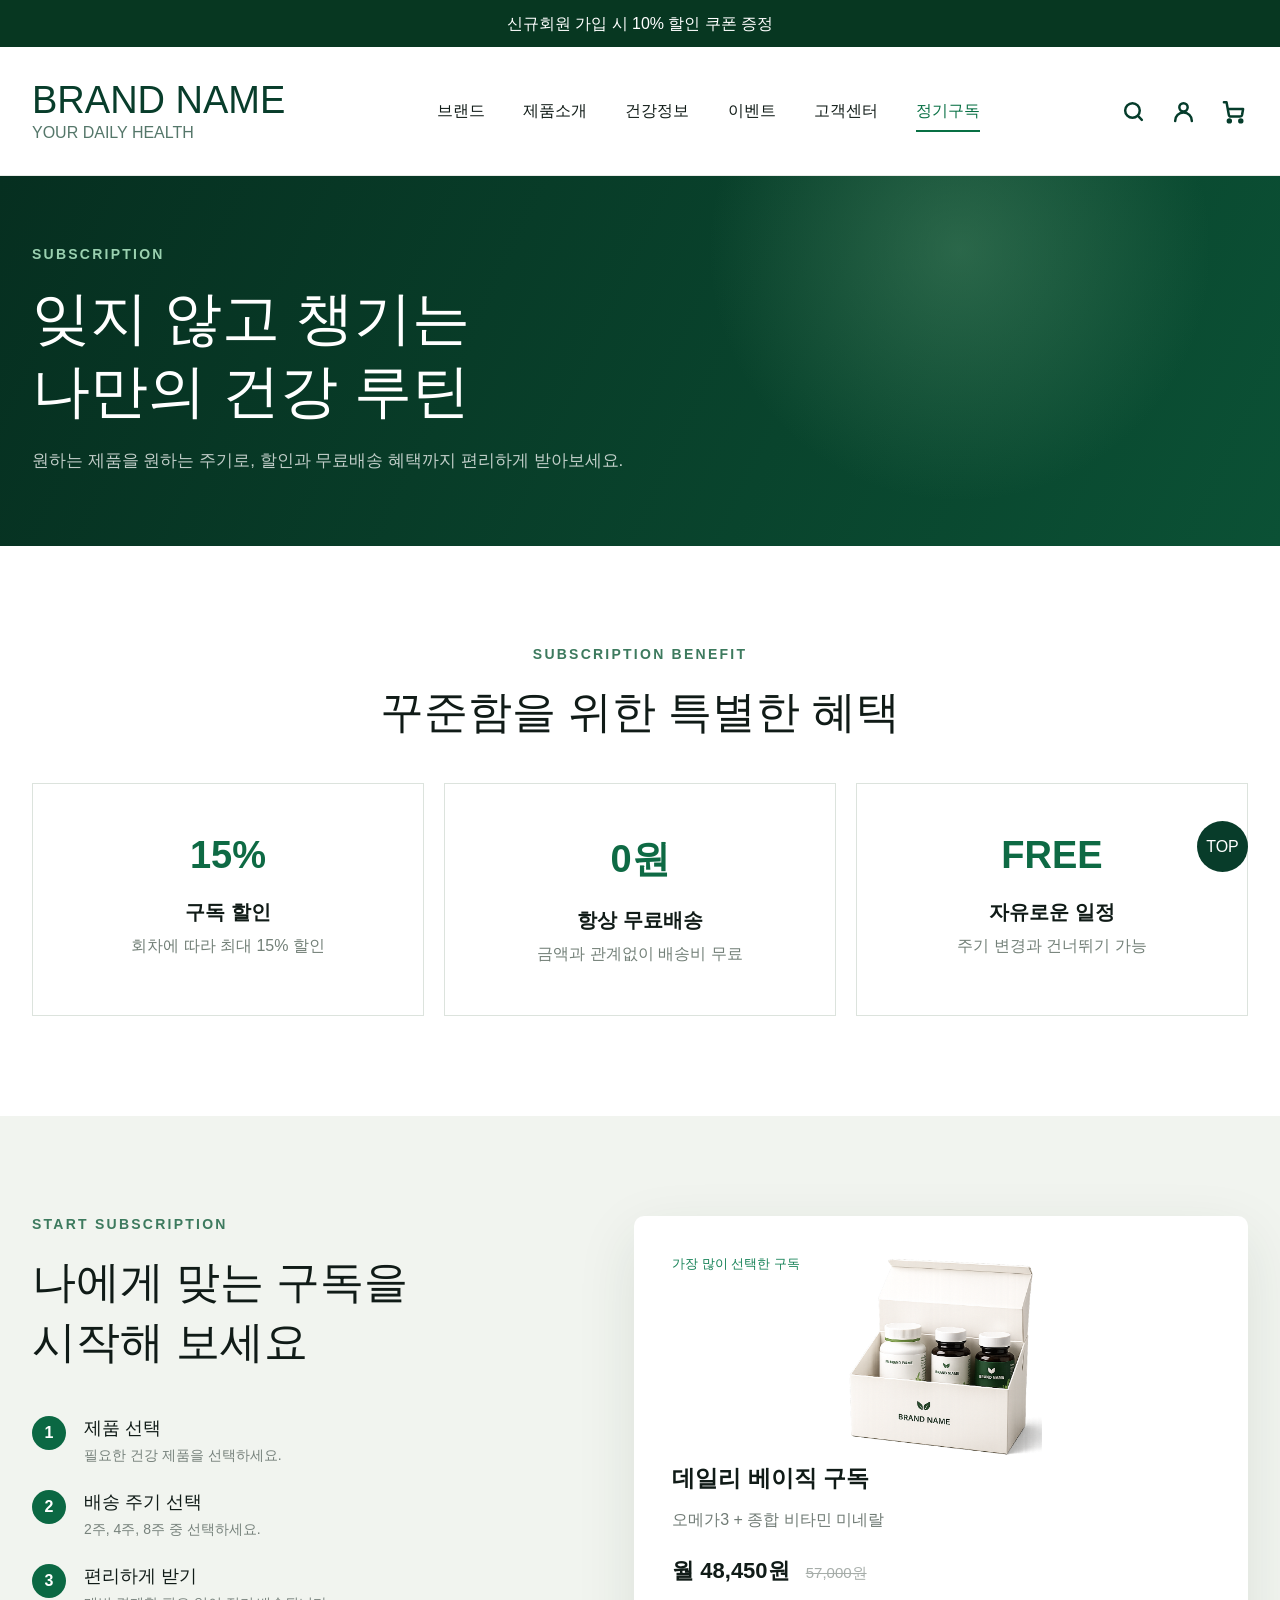
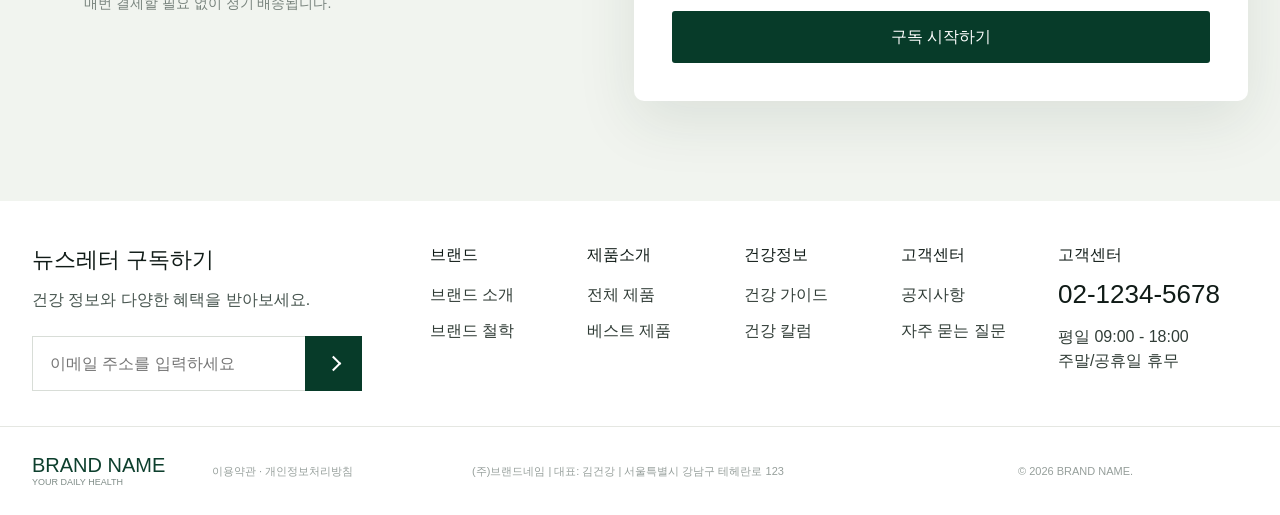
<file: subscription.html>
<!DOCTYPE html>
<html lang="ko">
<head>
<meta charset="UTF-8">
<meta name="viewport" content="width=device-width,initial-scale=1">
<title>정기구독 | BRAND NAME</title>
<link rel="stylesheet" href="css/style.css">
<link rel="stylesheet" href="css/sub.css">
</head>
<body data-page="subscription">
<div id="app">
<div class="top-banner">신규회원 가입 시 10% 할인 쿠폰 증정</div>
<header class="site-header">
<div class="inner header-inner">
<a class="logo" href="index.html">
<strong>BRAND NAME</strong>
<span>YOUR DAILY HEALTH</span>
</a>
<nav class="main-nav" aria-label="주요 메뉴">
<a class="" href="brand.html">브랜드</a>
<a class="" href="products.html">제품소개</a>
<a class="" href="health.html">건강정보</a>
<a class="" href="event.html">이벤트</a>
<a class="" href="support.html">고객센터</a>
<a class="active" href="subscription.html">정기구독</a>
<a class="mobile-only" href="login.html">마이페이지</a>
<a class="mobile-only" href="cart.html">장바구니</a>
</nav>
<div class="header-icons">
<a class="head-icon" href="products.html" aria-label="검색">
<svg viewBox="0 0 24 24">
<circle cx="11" cy="11" r="7">
</circle>
<path d="m20 20-3.5-3.5">
</path>
</svg>
</a>
<a class="head-icon" href="login.html" aria-label="마이페이지">
<svg viewBox="0 0 24 24">
<circle cx="12" cy="8" r="4">
</circle>
<path d="M20 21a8 8 0 0 0-16 0">
</path>
</svg>
</a>
<a class="head-icon cart-link" href="cart.html" aria-label="장바구니">
<svg viewBox="0 0 24 24">
<circle cx="8" cy="21" r="1.4">
</circle>
<circle cx="19" cy="21" r="1.4">
</circle>
<path d="M2.8 3h2.5l2.2 12.2a2 2 0 0 0 2 1.7h8.7a2 2 0 0 0 2-1.6l1-5.6H7">
</path>
</svg>
<em style="display: none;">0</em>
</a>
</div>
</div>
</header>
<section class="sub-hero">
<div class="inner">
<p>SUBSCRIPTION</p>
<h1>잊지 않고 챙기는<br>나만의 건강 루틴</h1>
<span>원하는 제품을 원하는 주기로, 할인과 무료배송 혜택까지 편리하게 받아보세요.</span>
</div>
</section>
<section class="sub-section">
<div class="inner">
<div class="sub-title centered">
<p>SUBSCRIPTION BENEFIT</p>
<h2>꾸준함을 위한 특별한 혜택</h2>
</div>
<div class="subscribe-benefits">
<article>
<b>15%</b>
<h3>구독 할인</h3>
<p>회차에 따라 최대 15% 할인</p>
</article>
<article>
<b>0원</b>
<h3>항상 무료배송</h3>
<p>금액과 관계없이 배송비 무료</p>
</article>
<article>
<b>FREE</b>
<h3>자유로운 일정</h3>
<p>주기 변경과 건너뛰기 가능</p>
</article>
</div>
</div>
</section>
<section class="subscribe-builder">
<div class="inner two-column">
<div>
<p class="eyebrow">START SUBSCRIPTION</p>
<h2>나에게 맞는 구독을<br>시작해 보세요</h2>
<ol>
<li>
<b>1</b>
<span>제품 선택<small>필요한 건강 제품을 선택하세요.</small>
</span>
</li>
<li>
<b>2</b>
<span>배송 주기 선택<small>2주, 4주, 8주 중 선택하세요.</small>
</span>
</li>
<li>
<b>3</b>
<span>편리하게 받기<small>매번 결제할 필요 없이 정기 배송됩니다.</small>
</span>
</li>
</ol>
</div>
<div class="subscribe-card">
<span>가장 많이 선택한 구독</span>
<img src="images/service%20img.png" alt="정기구독 제품">
<h3>데일리 베이직 구독</h3>
<p>오메가3 + 종합 비타민 미네랄</p>
<strong>월 48,450원 <del>57,000원</del>
</strong>
<a class="solid-btn" href="cart.html">구독 시작하기</a>
</div>
</div>
</section>
<footer class="footer sub-footer">
<div class="inner footer-top">
<div class="newsletter">
<h2>뉴스레터 구독하기</h2>
<p>건강 정보와 다양한 혜택을 받아보세요.</p>
<form>
<label for="footer-email">이메일 주소</label>
<input id="footer-email" type="email" placeholder="이메일 주소를 입력하세요">
<button type="submit" aria-label="구독 신청">
<i>
</i>
</button>
</form>
</div>
<div class="footer-links">
<div>
<h3>브랜드</h3>
<a href="brand.html">브랜드 소개</a>
<a href="brand.html#promise">브랜드 철학</a>
</div>
<div>
<h3>제품소개</h3>
<a href="products.html">전체 제품</a>
<a href="product-detail.html">베스트 제품</a>
</div>
<div>
<h3>건강정보</h3>
<a href="health.html">건강 가이드</a>
<a href="health.html#column">건강 칼럼</a>
</div>
<div>
<h3>고객센터</h3>
<a href="support.html">공지사항</a>
<a href="support.html#faq">자주 묻는 질문</a>
</div>
<div class="contact">
<h3>고객센터</h3>
<strong>02-1234-5678</strong>
<p>평일 09:00 - 18:00<br>주말/공휴일 휴무</p>
</div>
</div>
</div>
<div class="footer-bottom">
<div class="inner">
<a class="logo small" href="index.html">
<strong>BRAND NAME</strong>
<span>YOUR DAILY HEALTH</span>
</a>
<p>이용약관 · 개인정보처리방침</p>
<p>(주)브랜드네임 | 대표: 김건강 | 서울특별시 강남구 테헤란로 123</p>
<p>© 2026 BRAND NAME.</p>
</div>
</div>
</footer>
<a class="top-btn" href="#">TOP</a>
</div>
<script src="js/site.js">
</script>
</body>
</html>
</file>
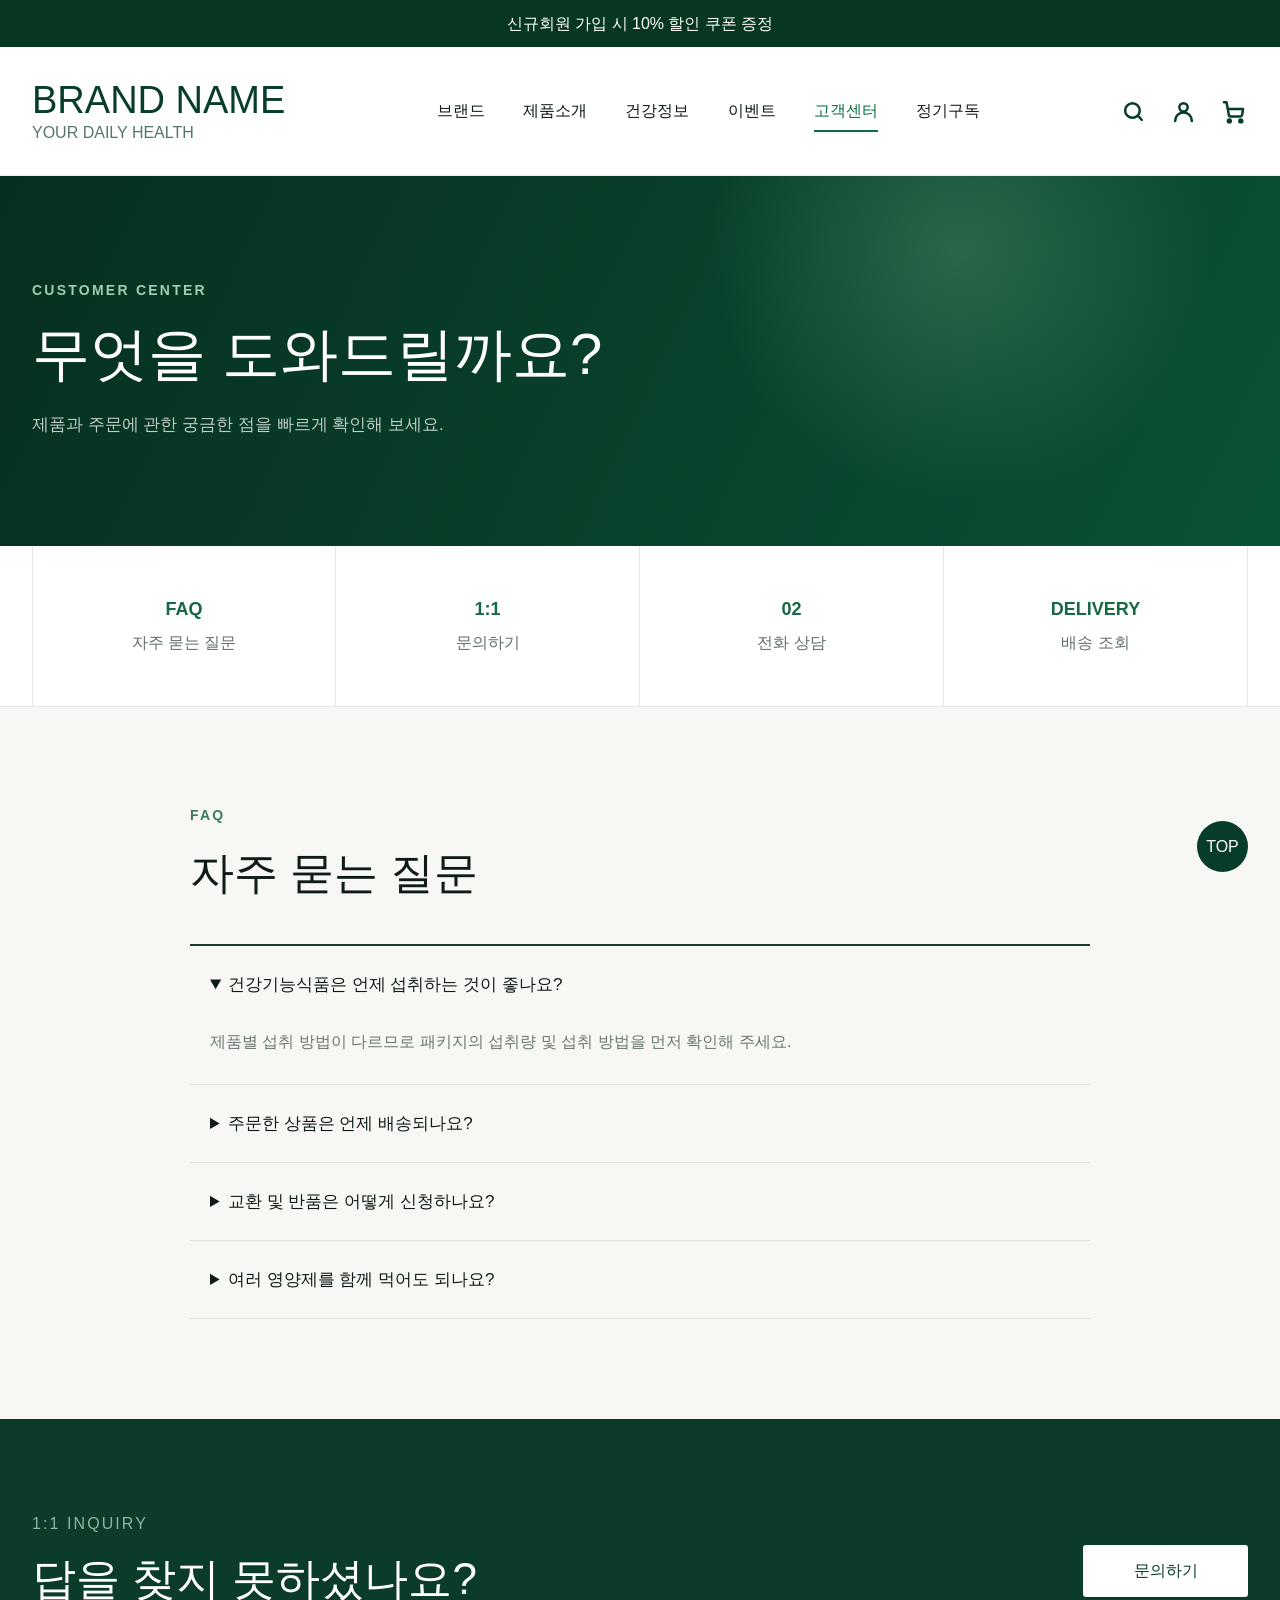
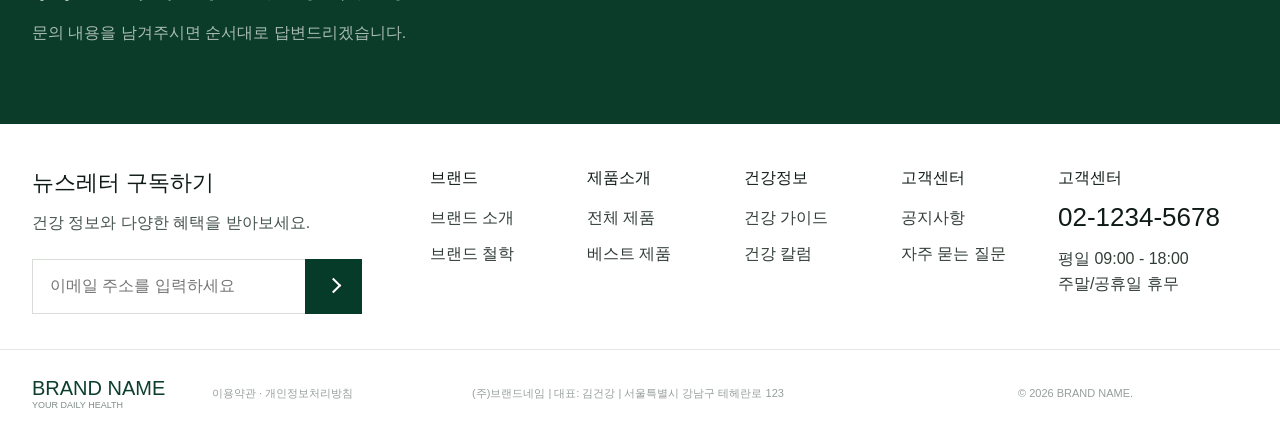
<file: support.html>
<!DOCTYPE html>
<html lang="ko">
<head>
<meta charset="UTF-8">
<meta name="viewport" content="width=device-width,initial-scale=1">
<title>고객센터 | BRAND NAME</title>
<link rel="stylesheet" href="css/style.css">
<link rel="stylesheet" href="css/sub.css">
</head>
<body data-page="support">
<div id="app">
<div class="top-banner">신규회원 가입 시 10% 할인 쿠폰 증정</div>
<header class="site-header">
<div class="inner header-inner">
<a class="logo" href="index.html">
<strong>BRAND NAME</strong>
<span>YOUR DAILY HEALTH</span>
</a>
<nav class="main-nav" aria-label="주요 메뉴">
<a class="" href="brand.html">브랜드</a>
<a class="" href="products.html">제품소개</a>
<a class="" href="health.html">건강정보</a>
<a class="" href="event.html">이벤트</a>
<a class="active" href="support.html">고객센터</a>
<a class="" href="subscription.html">정기구독</a>
<a class="mobile-only" href="login.html">마이페이지</a>
<a class="mobile-only" href="cart.html">장바구니</a>
</nav>
<div class="header-icons">
<a class="head-icon" href="products.html" aria-label="검색">
<svg viewBox="0 0 24 24">
<circle cx="11" cy="11" r="7">
</circle>
<path d="m20 20-3.5-3.5">
</path>
</svg>
</a>
<a class="head-icon" href="login.html" aria-label="마이페이지">
<svg viewBox="0 0 24 24">
<circle cx="12" cy="8" r="4">
</circle>
<path d="M20 21a8 8 0 0 0-16 0">
</path>
</svg>
</a>
<a class="head-icon cart-link" href="cart.html" aria-label="장바구니">
<svg viewBox="0 0 24 24">
<circle cx="8" cy="21" r="1.4">
</circle>
<circle cx="19" cy="21" r="1.4">
</circle>
<path d="M2.8 3h2.5l2.2 12.2a2 2 0 0 0 2 1.7h8.7a2 2 0 0 0 2-1.6l1-5.6H7">
</path>
</svg>
<em style="display: none;">0</em>
</a>
</div>
</div>
</header>
<section class="sub-hero">
<div class="inner">
<p>CUSTOMER CENTER</p>
<h1>무엇을 도와드릴까요?</h1>
<span>제품과 주문에 관한 궁금한 점을 빠르게 확인해 보세요.</span>
</div>
</section>
<section class="support-quick">
<div class="inner quick-grid">
<a href="#faq">
<b>FAQ</b>
<span>자주 묻는 질문</span>
</a>
<a href="#inquiry">
<b>1:1</b>
<span>문의하기</span>
</a>
<a href="tel:0212345678">
<b>02</b>
<span>전화 상담</span>
</a>
<a href="#">
<b>DELIVERY</b>
<span>배송 조회</span>
</a>
</div>
</section>
<section class="sub-section" id="faq">
<div class="inner narrow">
<div class="sub-title">
<p>FAQ</p>
<h2>자주 묻는 질문</h2>
</div>
<div class="faq-list">
<details open="">
<summary>건강기능식품은 언제 섭취하는 것이 좋나요?</summary>
<p>제품별 섭취 방법이 다르므로 패키지의 섭취량 및 섭취 방법을 먼저 확인해 주세요.</p>
</details>
<details>
<summary>주문한 상품은 언제 배송되나요?</summary>
<p>평일 오후 2시 이전 결제 완료 건은 당일 출고되며, 보통 1~3영업일 내 도착합니다.</p>
</details>
<details>
<summary>교환 및 반품은 어떻게 신청하나요?</summary>
<p>상품 수령 후 7일 이내 고객센터 또는 1:1 문의를 통해 신청할 수 있습니다.</p>
</details>
<details>
<summary>여러 영양제를 함께 먹어도 되나요?</summary>
<p>성분이 중복될 수 있으므로 제품 정보를 확인하고 전문가와 상담하는 것을 권장합니다.</p>
</details>
</div>
</div>
</section>
<section class="inquiry-section" id="inquiry">
<div class="inner inquiry-box">
<div>
<p>1:1 INQUIRY</p>
<h2>답을 찾지 못하셨나요?</h2>
<span>문의 내용을 남겨주시면 순서대로 답변드리겠습니다.</span>
</div>
<a class="solid-btn" href="mailto:help@brandname.co.kr">문의하기</a>
</div>
</section>
<footer class="footer sub-footer">
<div class="inner footer-top">
<div class="newsletter">
<h2>뉴스레터 구독하기</h2>
<p>건강 정보와 다양한 혜택을 받아보세요.</p>
<form>
<label for="footer-email">이메일 주소</label>
<input id="footer-email" type="email" placeholder="이메일 주소를 입력하세요">
<button type="submit" aria-label="구독 신청">
<i>
</i>
</button>
</form>
</div>
<div class="footer-links">
<div>
<h3>브랜드</h3>
<a href="brand.html">브랜드 소개</a>
<a href="brand.html#promise">브랜드 철학</a>
</div>
<div>
<h3>제품소개</h3>
<a href="products.html">전체 제품</a>
<a href="product-detail.html">베스트 제품</a>
</div>
<div>
<h3>건강정보</h3>
<a href="health.html">건강 가이드</a>
<a href="health.html#column">건강 칼럼</a>
</div>
<div>
<h3>고객센터</h3>
<a href="support.html">공지사항</a>
<a href="support.html#faq">자주 묻는 질문</a>
</div>
<div class="contact">
<h3>고객센터</h3>
<strong>02-1234-5678</strong>
<p>평일 09:00 - 18:00<br>주말/공휴일 휴무</p>
</div>
</div>
</div>
<div class="footer-bottom">
<div class="inner">
<a class="logo small" href="index.html">
<strong>BRAND NAME</strong>
<span>YOUR DAILY HEALTH</span>
</a>
<p>이용약관 · 개인정보처리방침</p>
<p>(주)브랜드네임 | 대표: 김건강 | 서울특별시 강남구 테헤란로 123</p>
<p>© 2026 BRAND NAME.</p>
</div>
</div>
</footer>
<a class="top-btn" href="#">TOP</a>
</div>
<script src="js/site.js">
</script>
</body>
</html>
</file>
<file: css/style.css>
@charset "UTF-8";

* {
  box-sizing: border-box;
}

html {
  scroll-behavior: smooth;
}

body {
  min-width: 0;
  margin: 0;
  color: #101b17;
  font-family: "Pretendard", "Noto Sans KR", "Malgun Gothic", Arial, sans-serif;
  background: #fff;
  letter-spacing: 0;
}

a {
  color: inherit;
  text-decoration: none;
}

button,
input {
  font: inherit;
}

button {
  border: 0;
  background: none;
  cursor: pointer;
}

.inner {
  width: min(1310px, calc(100% - 64px));
  margin: 0 auto;
}

.top-banner {
  height: 47px;
  color: #fff;
  font-size: 16px;
  font-weight: 500;
  line-height: 47px;
  text-align: center;
  background: #073721;
}

.site-header {
  height: 129px;
  border-bottom: 1px solid #e9ece8;
  background: rgba(255, 255, 255, .96);
}

.header-inner {
  display: flex;
  align-items: center;
  height: 100%;
}

.logo {
  display: inline-flex;
  flex-direction: column;
  width: 285px;
  color: #083d2b;
  line-height: 1;
}

.logo strong {
  font-size: 38px;
  font-weight: 500;
  letter-spacing: 0;
  white-space: nowrap;
}

.logo span {
  margin-top: 6px;
  font-size: 16px;
  font-weight: 500;
  color: #55776a;
}

.main-nav {
  display: flex;
  justify-content: center;
  gap: 55px;
  flex: 1;
  font-size: 16px;
  font-weight: 500;
}

.main-nav a {
  padding: 18px 0;
}

.header-icons {
  display: flex;
  justify-content: flex-end;
  align-items: center;
  gap: 22px;
  width: 160px;
}

.header-icons button {
  position: relative;
  display: flex;
  align-items: center;
  justify-content: center;
  width: 30px;
  height: 30px;
  color: #02291c;
}

.header-icons svg {
  display: block;
  width: 25px;
  height: 25px;
  fill: none;
  stroke: #053c2b;
  stroke-width: 2.4;
  stroke-linecap: round;
  stroke-linejoin: round;
}

.cart-button em {
  display: none;
}

.icon {
  position: relative;
  display: inline-block;
}

.icon.search {
  width: 25px;
  height: 25px;
  border: 3px solid currentColor;
  border-radius: 50%;
}

.icon.search::after {
  content: "";
  position: absolute;
  right: -8px;
  bottom: -6px;
  width: 11px;
  height: 3px;
  border-radius: 4px;
  background: currentColor;
  transform: rotate(45deg);
}

.icon.user {
  width: 26px;
  height: 26px;
}

.icon.user::before,
.icon.user::after {
  content: "";
  position: absolute;
  left: 50%;
  border: 3px solid currentColor;
  transform: translateX(-50%);
}

.icon.user::before {
  top: 1px;
  width: 11px;
  height: 11px;
  border-radius: 50%;
}

.icon.user::after {
  bottom: 0;
  width: 23px;
  height: 12px;
  border-top-left-radius: 16px;
  border-top-right-radius: 16px;
  border-bottom: 0;
}

.icon.cart {
  width: 24px;
  height: 22px;
  border-bottom: 3px solid currentColor;
  border-left: 3px solid currentColor;
}

.icon.cart::before {
  content: "";
  position: absolute;
  top: 3px;
  left: -6px;
  width: 28px;
  height: 3px;
  background: currentColor;
  transform: skewX(-20deg);
}

.icon.cart::after {
  content: "";
  position: absolute;
  left: 2px;
  bottom: -8px;
  width: 6px;
  height: 6px;
  border-radius: 50%;
  background: currentColor;
  box-shadow: 17px 0 0 currentColor;
}

.hero {
  height: 675px;
  overflow: hidden;
  border-bottom: 1px solid #e2e7e2;
  background: #faf8f1 url("../images/hero_pc.png") center center / cover no-repeat;
}

.hero-inner {
  position: relative;
  display: flex;
  height: 100%;
}

.hero-copy {
  position: relative;
  z-index: 2;
  width: 760px;
  padding-top: 106px;
  color: #073c2a;
}

.hero-copy p {
  margin: 0 0 38px;
  font-size: 18px;
  font-weight: 500;
}

.hero-copy h1 {
  margin: 0;
  font-size: 60px;
  font-weight: 500;
  line-height: 1.3;
  letter-spacing: 0;
}

.hero-copy span {
  display: block;
  margin-top: 43px;
  color: #2b3e37;
  font-size: 22px;
  font-weight: 400;
  line-height: 1.8;
}

.primary-btn,
.outline-btn,
.more-btn {
  display: inline-flex;
  align-items: center;
  justify-content: center;
}

.primary-btn {
  width: 201px;
  height: 66px;
  margin-top: 45px;
  border-radius: 3px;
  color: #fff;
  font-size: 17px;
  font-weight: 500;
  background: #073b28;
  transition: background-color .25s ease, box-shadow .25s ease, transform .25s ease;
}

.primary-btn i {
  transition: transform .25s ease;
}

.primary-btn:hover {
  background: #0b5537;
  box-shadow: 0 14px 28px rgba(7, 59, 40, .22);
  transform: translateY(-2px);
}

.primary-btn:hover i {
  transform: translateX(4px) rotate(45deg);
}

.primary-btn:focus-visible {
  outline: 3px solid rgba(11, 85, 55, .28);
  outline-offset: 4px;
}

i {
  display: inline-block;
  width: 15px;
  height: 15px;
  margin-left: 13px;
  border-top: 2px solid currentColor;
  border-right: 2px solid currentColor;
  transform: rotate(45deg);
}

.image-slot {
  position: relative;
  overflow: hidden;
  background:
    linear-gradient(135deg, rgba(255, 255, 255, .88), rgba(240, 245, 238, .75)),
    repeating-linear-gradient(45deg, rgba(6, 59, 40, .07) 0 2px, transparent 2px 14px);
}

.image-slot::after {
  content: "IMAGE";
  position: absolute;
  left: 14px;
  bottom: 11px;
  color: rgba(7, 58, 39, .35);
  font-size: 16px;
  font-weight: 500;
  letter-spacing: 0;
}

.benefits {
  height: 145px;
  background: #fff;
  border-bottom: 1px solid #e7e8e4;
}

.benefit-grid {
  display: grid;
  grid-template-columns: repeat(5, 1fr);
  height: 100%;
}

.benefit-grid article {
  display: grid;
  grid-template-columns: 64px 1fr;
  grid-template-rows: 22px 22px;
  align-content: center;
  align-items: center;
  column-gap: 18px;
  padding-left: 18px;
  border-right: 1px solid #e0e2dc;
}

.benefit-grid article:first-child {
  border-left: 1px solid #eef0ec;
}

.benefit-grid strong {
  color: #10221b;
  font-size: 17px;
  font-weight: 500;
}

.benefit-grid p {
  margin: 0;
  color: #6f7974;
  font-size: 16px;
  font-weight: 400;
}

.benefit-grid img {
  grid-row: 1 / 3;
  display: block;
  width: 54px;
  height: 54px;
  object-fit: contain;
  object-position: center;
}

.benefit-grid article:nth-child(4) img,
.benefit-grid article:nth-child(5) img {
  width: 54px;
  height: 54px;
}

.benefit-grid article:nth-child(3) img {
  width: 50px;
  height: 50px;
}

.line-icon {
  grid-row: 1 / 3;
  width: 42px;
  height: 42px;
  border: 3px solid #06432d;
  border-radius: 9px;
}

.line-icon.truck {
  border-radius: 4px;
  box-shadow: 28px 21px 0 -18px #fff, 28px 21px 0 -15px #06432d;
}

.line-icon.shield {
  border-radius: 50% 50% 45% 45%;
}

.line-icon.flask {
  border-radius: 50% 50% 8px 8px;
}

.line-icon.medal {
  border-radius: 50%;
}

.line-icon.headset {
  border-radius: 50%;
  border-top-color: transparent;
}

.section {
  padding: 82px 0 0;
}

.section-head {
  display: flex;
  align-items: flex-end;
  justify-content: space-between;
  margin-bottom: 22px;
}

.section-head p {
  margin: 0 0 5px;
  color: #315b49;
  font-size: 16px;
  font-weight: 500;
}

.section-head h2,
.recommend-section h2 {
  margin: 0;
  font-size: 33px;
  font-weight: 500;
  line-height: 1.1;
}

.more-btn {
  width: 121px;
  height: 43px;
  border: 1px solid #6d9482;
  border-radius: 4px;
  color: #0a3f2d;
  font-size: 16px;
  font-weight: 500;
}

.more-btn i {
  width: 10px;
  height: 10px;
  margin-left: 8px;
}

.product-grid,
.concern-grid,
.review-grid {
  display: grid;
  grid-template-columns: repeat(5, 1fr);
  gap: 17px;
}

.product-card {
  overflow: hidden;
  height: 416px;
  border: 1px solid #e4e4df;
  border-radius: 8px;
  background: #fff;
}

.product-img {
  display: flex;
  align-items: center;
  justify-content: center;
  height: 255px;
  padding: 14px;
  box-sizing: border-box;
  background-color: #f5f1ec;
}

.product-img::after {
  display: none;
}

.review-thumb::before {
  content: "";
  position: absolute;
  left: 50%;
  bottom: 24px;
  width: 72px;
  height: 118px;
  border-radius: 10px 10px 16px 16px;
  background: linear-gradient(#f7f7f1 0 21%, #0c4c32 21% 75%, #4e2b19 75%);
  transform: translateX(-50%);
  box-shadow: 0 12px 20px rgba(0,0,0,.16);
}

.product-img img {
  display: block;
  width: 100%;
  height: 100%;
  object-fit: contain;
}

.product-info {
  position: relative;
  padding: 25px 21px;
}

.product-info h3 {
  margin: 0 0 10px;
  font-size: 17px;
  font-weight: 500;
}

.product-info p {
  margin: 0 0 27px;
  color: #515b57;
  font-size: 16px;
  font-weight: 400;
}

.product-info strong {
  font-size: 21px;
  font-weight: 500;
}

.product-info button {
  position: absolute;
  right: 17px;
  bottom: 26px;
  display: flex;
  align-items: center;
  justify-content: center;
  width: 32px;
  height: 32px;
  color: #063b2a;
}

.product-info button svg {
  display: block;
  width: 27px;
  height: 27px;
  fill: none;
  stroke: #053c2b;
  stroke-width: 2.4;
  stroke-linecap: round;
  stroke-linejoin: round;
}

.promo-wrap {
  padding-top: 34px;
}

.promo {
  position: relative;
  display: grid;
  grid-template-columns: 280px 415px 305px 1fr;
  height: 330px;
  overflow: hidden;
  border-radius: 8px;
  color: #fff;
  background:
    radial-gradient(circle at 40% 15%, rgba(60, 128, 73, .55), transparent 22%),
    linear-gradient(110deg, #073822 0%, #073923 48%, #0a442c 100%);
}

.promo-copy,
.review-promo {
  position: relative;
  z-index: 2;
  padding: 43px 0 0 32px;
}

.promo h2 {
  margin: 0 0 10px;
  font-size: 26px;
  font-weight: 500;
  line-height: 1.2;
  letter-spacing: 0;
}

.promo p {
  margin: 0 0 22px;
  color: rgba(255, 255, 255, .88);
  font-size: 17px;
  font-weight: 500;
  line-height: 1.55;
}

.promo ul {
  padding: 0;
  margin: 0 0 21px;
  list-style: none;
}

.promo li {
  margin: 7px 0;
  color: rgba(255, 255, 255, .9);
  font-size: 16px;
  font-weight: 500;
  line-height: 1.35;
}

.promo li::before {
  content: "✓";
  margin-right: 9px;
  color: #28cd5b;
}

.outline-btn {
  width: 150px;
  height: 48px;
  border: 1px solid rgba(255, 255, 255, .75);
  border-radius: 4px;
  color: #fff;
  font-size: 16px;
  font-weight: 500;
}

.outline-btn i {
  width: 11px;
  height: 11px;
}

.subscription-box {
  position: relative;
  z-index: 1;
  display: flex;
  align-items: center;
  justify-content: center;
  overflow: visible;
}

.discount-badge {
  position: absolute;
  top: 30px;
  right: 42px;
  z-index: 2;
  display: flex;
  flex-direction: column;
  align-items: center;
  justify-content: center;
  width: 86px;
  height: 86px;
  border-radius: 50%;
  color: #fff;
  gap: 1px;
  font-size: 15px;
  font-weight: 500;
  line-height: 1;
  text-align: center;
  background: #1aaa56;
}

.discount-badge em {
  display: block;
  font-style: normal;
}

.discount-badge b {
  display: block;
  font-size: 31px;
  line-height: .95;
}

.subscription-box img {
  display: block;
  width: 270px;
  max-width: 100%;
  height: auto;
  margin: -12px auto 0;
  filter: drop-shadow(0 18px 18px rgba(0, 0, 0, .2));
}

.review-promo {
  border-left: 1px solid rgba(255,255,255,.16);
  padding-left: 38px;
}

.phone {
  position: relative;
  z-index: 1;
  display: flex;
  align-items: center;
  justify-content: center;
  overflow: visible;
}

.phone img {
  display: block;
  width: 142px;
  max-width: none;
  height: auto;
  margin: 16px 62px 0 0;
}

.recommend-section {
  padding-top: 76px;
}

.concern-grid article {
  overflow: hidden;
  height: 260px;
  border: 1px solid #e2e2dc;
  border-radius: 7px;
  text-align: center;
  background: #fff;
}

.concern-img {
  height: 138px;
}

.concern-img::after {
  display: none;
}

.concern-img img {
  display: block;
  width: 100%;
  height: 100%;
  object-fit: cover;
}

.concern-grid h3 {
  margin: 19px 0 8px;
  font-size: 17px;
  font-weight: 500;
}

.concern-grid p {
  margin: 0 0 13px;
  color: #636b66;
  font-size: 16px;
}

.concern-grid strong {
  color: #09412d;
  font-size: 16px;
  font-weight: 500;
}

.review-section {
  padding-top: 76px;
  padding-bottom: 34px;
}

.review-grid article {
  position: relative;
  min-height: 148px;
  padding: 21px 95px 17px 20px;
  border: 1px solid #e3e4df;
  border-radius: 6px;
  background: #fff;
}

.stars {
  color: #064f32;
  font-size: 16px;
  font-weight: 500;
  letter-spacing: 2px;
}

.review-grid p {
  display: -webkit-box;
  min-height: 48px;
  max-height: 48px;
  margin: 17px 0 17px;
  overflow: hidden;
  color: #26342e;
  font-size: 16px;
  font-weight: 500;
  line-height: 1.5;
  -webkit-box-orient: vertical;
  -webkit-line-clamp: 2;
}

.review-grid span {
  color: #555f5a;
  font-size: 16px;
  font-weight: 500;
}

.review-more {
  position: absolute;
  left: 20px;
  bottom: 18px;
  display: none;
  align-items: center;
  justify-content: center;
  width: 24px;
  height: 24px;
  border: 1px solid #b8c8c0;
  border-radius: 50%;
  color: #064f32;
  font-size: 18px;
  font-weight: 400;
  line-height: 1;
  transition: background-color .2s ease, color .2s ease, border-color .2s ease;
}

.review-more:hover {
  border-color: #064f32;
  color: #fff;
  background: #064f32;
}

.review-thumb {
  position: absolute;
  right: 17px;
  bottom: 18px;
  width: 58px;
  height: 85px;
  background: transparent;
}

.review-thumb::before,
.review-thumb::after {
  display: none;
}

.review-thumb img {
  display: block;
  width: 100%;
  height: 100%;
  object-fit: contain;
}

.promise {
  position: relative;
  overflow: hidden;
  height: 190px;
  color: #fff;
  background: #07331f url("../images/promise.png") center center / cover no-repeat;
}

.promise-inner {
  display: grid;
  grid-template-columns: 260px repeat(4, 1fr);
  align-items: center;
  height: 100%;
}

.promise h2 {
  margin: 0;
  font-size: 28px;
  font-weight: 500;
  line-height: 1.35;
}

.promise article {
  text-align: center;
  border-left: 1px solid rgba(255,255,255,.18);
}

.promise article img {
  display: block;
  width: 44px;
  height: 44px;
  margin: 0 auto 14px;
  object-fit: contain;
}

.promise strong {
  display: block;
  margin-bottom: 7px;
  font-size: 16px;
  font-weight: 500;
}

.promise p {
  margin: 0;
  color: rgba(255,255,255,.88);
  font-size: 16px;
  font-weight: 500;
}

.footer {
  background: #fff;
  font-weight: 400;
}

.footer h2,
.footer h3,
.footer strong,
.footer a,
.footer p {
  font-weight: 400;
}

.footer-top {
  display: grid;
  grid-template-columns: 330px 1fr;
  gap: 68px;
  padding: 44px 0 35px;
}

.newsletter h2 {
  margin: 0 0 15px;
  font-size: 22px;
}

.newsletter p {
  margin: 0 0 25px;
  color: #46544e;
  font-size: 16px;
}

.newsletter form {
  display: flex;
  width: 330px;
  height: 55px;
}

.newsletter label {
  position: absolute;
  overflow: hidden;
  width: 1px;
  height: 1px;
}

.newsletter input {
  flex: 1;
  min-width: 0;
  border: 1px solid #d8ddd7;
  border-right: 0;
  padding: 0 17px;
  color: #17221d;
}

.newsletter button {
  width: 57px;
  color: #fff;
  background: #073b29;
}

.newsletter button i {
  margin-left: 0;
  width: 11px;
  height: 11px;
}

.footer-links {
  display: grid;
  grid-template-columns: repeat(4, minmax(100px, 1fr)) minmax(190px, 1.25fr);
  gap: 30px;
}

.footer-links h3 {
  margin: 0 0 17px;
  font-size: 16px;
}

.footer-links a,
.footer-links p {
  display: block;
  margin: 0 0 11px;
  color: #313d37;
  font-size: 16px;
  line-height: 1.55;
}

.contact strong {
  display: block;
  margin: -4px 0 14px;
  font-size: 26px;
  line-height: 1.2;
  white-space: nowrap;
}

.sns {
  display: flex;
  gap: 18px;
  margin-top: 18px;
}

.sns span {
  width: 22px;
  height: 22px;
  border-radius: 50%;
  background: #0a402d;
}

.footer-bottom {
  border-top: 1px solid #e5e7e2;
  color: #9aa39f;
}

.footer-bottom .inner {
  position: relative;
  display: grid;
  grid-template-columns: 160px 240px 1fr 230px;
  align-items: center;
  min-height: 88px;
  gap: 20px;
  padding: 24px 0;
}

.logo.small {
  width: auto;
}

.logo.small strong {
  color: #0d3f2d;
  font-size: 20px;
  line-height: 1;
}

.logo.small span {
  margin-top: 3px;
  color: #7f8c87;
  font-size: 9px;
  line-height: 1;
}

.footer-bottom p {
  margin: 0;
  color: #969f9b;
  font-size: 11px;
  font-weight: 400;
  line-height: 1.55;
}

.top-btn {
  position: fixed;
  right: 32px;
  bottom: 28px;
  width: 51px;
  height: 51px;
  border-radius: 50%;
  color: #fff;
  font-size: 16px;
  font-weight: 500;
  line-height: 51px;
  text-align: center;
  background: #083c2a;
}

@media (max-width: 1199px) {
  body {
    min-width: 0;
  }

  .inner {
    width: calc(100% - 32px);
  }

  .site-header {
    height: auto;
  }

  .header-inner {
    flex-wrap: wrap;
    gap: 20px;
    padding: 22px 0;
  }

  .logo {
    width: auto;
  }

  .logo strong {
    font-size: 32px;
  }

  .main-nav {
    order: 3;
    width: 100%;
    overflow-x: auto;
    justify-content: flex-start;
    gap: 28px;
    white-space: nowrap;
  }

  .header-icons {
    margin-left: auto;
    width: auto;
  }

  .hero {
    height: auto;
  }

  .hero-inner {
    display: block;
    min-height: 720px;
  }

  .hero-copy {
    width: 100%;
    padding-top: 62px;
  }

  .hero-copy h1 {
    font-size: 36px;
  }

  .benefits {
    height: auto;
  }

  .benefit-grid,
  .product-grid,
  .concern-grid,
  .review-grid {
    grid-template-columns: repeat(2, 1fr);
  }

  .benefit-grid article {
    min-height: 105px;
  }

  .promo {
    grid-template-columns: 1fr 1fr;
    height: auto;
    min-height: 620px;
  }

  .phone {
    margin-left: 0;
  }

  .promise-inner,
  .footer-top,
  .footer-links,
  .footer-bottom .inner {
    grid-template-columns: 1fr;
    height: auto;
  }

  .footer-top {
    display: grid;
  }

  .promise-inner {
    gap: 28px;
    padding: 36px 0;
  }

  .promise article {
    border-left: 0;
  }
}

@media (max-width: 640px) {
  .top-banner {
    height: 38px;
    font-size: 16px;
    line-height: 38px;
  }

  .header-icons {
    gap: 18px;
  }

  .hero-inner {
    min-height: 660px;
  }

  .hero-copy h1 {
    font-size: 30px;
  }

  .hero-copy span {
    margin-top: 24px;
    font-size: 16px;
  }

  .benefit-grid,
  .product-grid,
  .concern-grid,
  .review-grid,
  .promo {
    grid-template-columns: 1fr;
  }

  .section-head {
    align-items: flex-start;
    gap: 16px;
  }

  .product-card {
    height: auto;
  }

  .promo {
    min-height: 920px;
  }

  .review-promo {
    border-left: 0;
  }
}

@media (max-width: 1399px) {
  .main-nav {
    gap: clamp(24px, 3vw, 44px);
  }

  .header-icons {
    gap: 20px;
    width: 148px;
  }

  .product-grid,
  .concern-grid,
  .review-grid {
    grid-template-columns: repeat(5, minmax(0, 1fr));
  }
}

@media (max-width: 1180px) {
  .inner {
    width: min(100% - 48px, 980px);
  }

  .site-header {
    height: auto;
  }

  .header-inner {
    flex-wrap: wrap;
    row-gap: 18px;
    padding: 24px 0 16px;
  }

  .logo {
    width: auto;
  }

  .logo strong {
    font-size: 34px;
  }

  .main-nav {
    order: 3;
    justify-content: flex-start;
    width: 100%;
    overflow-x: auto;
    gap: 30px;
    padding-bottom: 8px;
    white-space: nowrap;
    scrollbar-width: none;
  }

  .main-nav::-webkit-scrollbar {
    display: none;
  }

  .header-icons {
    margin-left: auto;
    width: auto;
  }

  .hero {
    height: 560px;
    background-size: cover;
    background-position: center 48%;
  }

  .hero-inner {
    height: 100%;
    min-height: 0;
  }

  .hero-copy {
    width: min(48%, 460px);
    padding-top: 76px;
  }

  .hero-copy h1 {
    font-size: clamp(34px, 4vw, 43px);
    line-height: 1.36;
  }

  .hero-copy span {
    margin-top: 30px;
    font-size: 17px;
  }

  .primary-btn {
    width: 178px;
    height: 58px;
    margin-top: 34px;
  }

  .benefits {
    height: auto;
  }

  .benefit-grid {
    grid-template-columns: repeat(3, minmax(0, 1fr));
  }

  .benefit-grid article {
    min-height: 108px;
    border-bottom: 1px solid #e0e2dc;
  }

  .product-grid,
  .concern-grid,
  .review-grid {
    grid-template-columns: repeat(3, minmax(0, 1fr));
  }

  .product-card {
    height: auto;
  }

  .product-img {
    height: auto;
    aspect-ratio: 1 / .92;
  }

  .promo {
    grid-template-columns: 1fr 1fr;
    height: auto;
    min-height: 590px;
  }

  .subscription-box {
    min-height: 310px;
  }

  .subscription-box img {
    width: min(280px, 84%);
    margin-left: 0;
  }

  .review-promo {
    border-left: 0;
  }

  .phone {
    justify-self: center;
    margin: 32px 0 36px;
  }

  .phone img {
    width: 150px;
    margin-right: 0;
  }

  .promise-inner {
    grid-template-columns: repeat(4, minmax(0, 1fr));
    height: auto;
    padding: 34px 0;
    row-gap: 28px;
  }

  .promise h2 {
    grid-column: 1 / -1;
    text-align: center;
  }

  .promise article:first-of-type {
    border-left: 0;
  }

  .promise {
    height: 180px;
    background-size: auto 100%;
  }

  .footer-top {
    display: grid;
    grid-template-columns: 1fr;
    gap: 36px;
  }

  .footer-links {
    grid-template-columns: repeat(4, minmax(100px, 1fr)) minmax(190px, 1.25fr);
    gap: 24px;
  }

  .footer-bottom .inner {
    grid-template-columns: 1fr 1fr;
    padding: 12px 0;
  }
}

@media (max-width: 820px) {
  .inner {
    width: calc(100% - 32px);
  }

  .top-banner {
    height: 40px;
    font-size: 16px;
    line-height: 40px;
  }

  .header-inner {
    padding-top: 20px;
  }

  .logo strong {
    font-size: 28px;
  }

  .logo span {
    font-size: 16px;
  }

  .header-icons {
    gap: 12px;
  }

  .header-icons button {
    width: 29px;
    height: 29px;
  }

  .header-icons svg {
    width: 23px;
    height: 23px;
  }

  .main-nav {
    gap: 24px;
    font-size: 16px;
  }

  .hero {
    position: relative;
    height: 560px;
    background-size: cover;
    background-position: 63% center;
  }

  .hero::before {
    content: "";
    position: absolute;
    inset: 0;
    background: linear-gradient(90deg, rgba(250, 248, 241, .98) 0%, rgba(250, 248, 241, .82) 45%, rgba(250, 248, 241, .18) 100%);
  }

  .hero-inner {
    height: 100%;
    min-height: 0;
  }

  .hero-copy {
    width: min(430px, 78%);
    padding-top: 68px;
  }

  .hero-copy p {
    margin-bottom: 24px;
    font-size: 16px;
  }

  .hero-copy h1 {
    font-size: clamp(29px, 7vw, 38px);
    line-height: 1.36;
  }

  .hero-copy span {
    margin-top: 24px;
    font-size: 16px;
    line-height: 1.7;
  }

  .section {
    padding-top: 36px;
  }

  .section-head {
    align-items: center;
    margin-bottom: 18px;
  }

  .section-head h2,
  .recommend-section h2 {
    font-size: 27px;
  }

  .more-btn {
    width: 104px;
    height: 38px;
    font-size: 16px;
  }

  .benefit-grid,
  .product-grid,
  .concern-grid,
  .review-grid {
    grid-template-columns: repeat(2, minmax(0, 1fr));
  }

  .benefit-grid article {
    grid-template-columns: 48px 1fr;
    column-gap: 12px;
    min-height: 94px;
    padding-left: 14px;
  }

  .line-icon {
    width: 34px;
    height: 34px;
  }

  .benefit-grid img {
    width: 42px;
    height: 42px;
  }

  .benefit-grid article:nth-child(4) img,
  .benefit-grid article:nth-child(5) img {
    width: 42px;
    height: 42px;
  }

  .benefit-grid article:nth-child(3) img {
    width: 39px;
    height: 39px;
  }

  .benefit-grid strong {
    font-size: 16px;
  }

  .benefit-grid p {
    font-size: 16px;
  }

  .product-info {
    padding: 20px 16px;
  }

  .product-info h3 {
    font-size: 16px;
  }

  .product-info p {
    min-height: 38px;
    margin-bottom: 18px;
    line-height: 1.45;
  }

  .product-info strong {
    font-size: 18px;
  }

  .promo {
    grid-template-columns: 1fr;
    min-height: 0;
  }

  .promo-copy,
  .review-promo {
    padding: 34px 28px 0;
  }

  .promo h2 {
    font-size: 24px;
  }

  .promo p {
    font-size: 17px;
  }

  .subscription-box {
    min-height: 275px;
  }

  .subscription-box img {
    width: min(270px, 82%);
    margin: -8px auto 10px;
  }

  .discount-badge {
    right: calc(50% - 145px);
  }

  .phone {
    min-height: 300px;
  }

  .phone img {
    width: 138px;
    margin: -6px auto 0;
  }

  .concern-grid article {
    height: auto;
    min-height: 238px;
  }

  .review-grid article {
    min-height: 138px;
  }

  .promise-inner {
    grid-template-columns: repeat(2, minmax(0, 1fr));
  }

  .promise article {
    border-left: 0;
  }

  .promise {
    height: 150px;
    background-size: auto 100%;
  }

  .promise article img {
    width: 36px;
    height: 36px;
    margin-bottom: 10px;
  }

  .footer-links {
    grid-template-columns: repeat(2, minmax(0, 1fr));
  }

  .newsletter form {
    width: min(100%, 360px);
  }
}

@media (max-width: 520px) {
  .inner {
    width: calc(100% - 28px);
  }

  .header-inner {
    row-gap: 16px;
  }

  .logo strong {
    font-size: 25px;
  }

  .header-icons {
    gap: 9px;
  }

  .cart-button em {
    right: -6px;
  }

  .hero {
    height: 520px;
    background-size: cover;
    background-position: 64% center;
  }

  .hero::before {
    background: linear-gradient(90deg, rgba(250, 248, 241, .98) 0%, rgba(250, 248, 241, .9) 54%, rgba(250, 248, 241, .32) 100%);
  }

  .hero-copy {
    width: 86%;
    padding-top: 54px;
  }

  .hero-copy h1 {
    font-size: 28px;
  }

  .primary-btn {
    width: 154px;
    height: 50px;
    font-size: 16px;
  }

  .section-head {
    align-items: flex-start;
    gap: 12px;
  }

  .section-head h2,
  .recommend-section h2 {
    font-size: 24px;
  }

  .benefit-grid {
    grid-template-columns: 1fr;
  }

  .benefit-grid article {
    border-left: 0;
    border-right: 0;
  }

  .product-grid,
  .concern-grid,
  .review-grid {
    grid-template-columns: 1fr;
  }

  .product-img {
    aspect-ratio: 1.35 / 1;
  }

  .product-info p {
    min-height: 0;
  }

  .subscription-box {
    min-height: 250px;
  }

  .subscription-box img {
    width: min(250px, 82%);
  }

  .discount-badge {
    right: 22px;
    width: 82px;
    height: 82px;
    font-size: 14px;
  }

  .discount-badge b {
    font-size: 28px;
  }

  .review-grid article {
    padding-right: 88px;
  }

  .promise-inner,
  .footer-links,
  .footer-bottom .inner {
    grid-template-columns: 1fr;
  }

  .promise h2 {
    font-size: 24px;
  }

  .promise {
    height: 120px;
    background-size: auto 100%;
  }

  .promise article img {
    width: 30px;
    height: 30px;
    margin-bottom: 8px;
  }

  .footer-top {
    display: grid;
    padding-top: 34px;
  }

  .top-btn {
    right: 16px;
    bottom: 16px;
    width: 44px;
    height: 44px;
    font-size: 16px;
    line-height: 44px;
  }
}
</file>
<file: css/sub.css>
.main-nav a {
  position: relative;
}

.main-nav a.active {
  color: #087044;
}

.main-nav a.active::after {
  content: "";
  position: absolute;
  right: 0;
  bottom: 8px;
  left: 0;
  height: 2px;
  background: #087044;
}

.mobile-only {
  display: none;
}

.head-icon {
  position: relative;
  display: flex;
  align-items: center;
  justify-content: center;
  width: 30px;
  height: 30px;
}

.head-icon svg {
  width: 25px;
  height: 25px;
  fill: none;
  stroke: #053c2b;
  stroke-width: 2.4;
  stroke-linecap: round;
  stroke-linejoin: round;
}

.head-icon em {
  position: absolute;
  top: -8px;
  right: -8px;
  align-items: center;
  justify-content: center;
  width: 19px;
  height: 19px;
  border-radius: 50%;
  color: #fff;
  font-size: 11px;
  font-style: normal;
  background: #0b7047;
}

.sub-hero {
  display: flex;
  align-items: center;
  min-height: 370px;
  color: #fff;
  background:
    radial-gradient(circle at 75% 20%, rgba(88, 148, 111, .42), transparent 25%),
    linear-gradient(115deg, #062f20, #0b5135);
}

.sub-hero p,
.eyebrow,
.sub-title p {
  margin: 0 0 20px;
  color: #3d7a5e;
  font-size: 14px;
  font-weight: 600;
  letter-spacing: .16em;
}

.sub-hero p {
  color: #9ad1b0;
}

.sub-hero h1 {
  margin: 0 0 20px;
  font-size: clamp(38px, 5vw, 58px);
  font-weight: 500;
  line-height: 1.25;
}

.sub-hero span {
  color: rgba(255, 255, 255, .75);
  font-size: 17px;
  line-height: 1.7;
}

.sub-section {
  padding: 100px 0;
}

.sub-section:nth-of-type(odd) {
  background: #f7f8f4;
}

.two-column {
  display: grid;
  grid-template-columns: .9fr 1.1fr;
  gap: 100px;
}

.two-column h2,
.sub-title h2,
.inquiry-box h2 {
  margin: 0;
  font-size: clamp(30px, 4vw, 44px);
  font-weight: 500;
  line-height: 1.35;
}

.story-copy {
  padding-top: 30px;
}

.story-copy p {
  margin: 0 0 24px;
  color: #53615a;
  font-size: 18px;
  line-height: 1.9;
}

.sub-title {
  margin-bottom: 42px;
}

.sub-title.centered {
  text-align: center;
}

.value-grid,
.subscribe-benefits {
  display: grid;
  grid-template-columns: repeat(4, 1fr);
  gap: 20px;
}

.value-grid article {
  min-height: 260px;
  padding: 42px 30px;
  border: 1px solid #dae3dc;
  background: #fff;
}

.value-grid b,
.column-grid b,
.detail-points b {
  color: #76a28d;
  font-size: 14px;
  font-weight: 500;
}

.value-grid h3 {
  margin: 58px 0 15px;
  font-size: 21px;
  font-weight: 500;
}

.value-grid p,
.detail-points p {
  margin: 0;
  color: #68736e;
  line-height: 1.7;
}

.brand-quote {
  display: flex;
  align-items: center;
  min-height: 440px;
  text-align: center;
  background: #eee9df url("../images/hero_pc.png") center 45% / cover no-repeat;
}

.brand-quote p {
  color: #547566;
  letter-spacing: .14em;
}

.brand-quote h2 {
  margin: 18px 0 0;
  color: #073c2a;
  font-size: clamp(35px, 5vw, 54px);
  font-weight: 500;
  line-height: 1.4;
}

.filter-row {
  display: flex;
  flex-wrap: wrap;
  gap: 10px;
  margin-bottom: 55px;
}

.filter-row button {
  min-width: 105px;
  height: 44px;
  padding: 0 20px;
  border: 1px solid #d8ded9;
  border-radius: 24px;
  color: #52615a;
  background: #fff;
}

.filter-row button.active,
.filter-row button:hover {
  border-color: #073b29;
  color: #fff;
  background: #073b29;
}

.list-head {
  display: flex;
  align-items: center;
  justify-content: space-between;
  margin-bottom: 22px;
}

.list-head strong {
  font-size: 20px;
  font-weight: 500;
}

.list-head em {
  color: #128051;
  font-style: normal;
}

.list-head select {
  width: 145px;
  height: 42px;
  padding: 0 14px;
  border: 1px solid #d7dcd8;
  color: #58645e;
  background: #fff;
}

.sub-product-grid {
  display: grid;
  grid-template-columns: repeat(4, 1fr);
  gap: 28px 18px;
}

.shop-card {
  position: relative;
  overflow: hidden;
  border: 1px solid #e0e4df;
  border-radius: 8px;
  background: #fff;
  transition: transform .25s ease, box-shadow .25s ease;
}

.shop-card:hover {
  box-shadow: 0 18px 40px rgba(20, 50, 35, .1);
  transform: translateY(-5px);
}

.shop-image {
  position: relative;
  display: flex;
  align-items: center;
  justify-content: center;
  height: 300px;
  padding: 28px;
  background: #f4f1eb;
}

.shop-image img {
  width: 100%;
  height: 100%;
  object-fit: contain;
}

.shop-image span {
  position: absolute;
  top: 18px;
  left: 18px;
  z-index: 1;
  padding: 5px 10px;
  border-radius: 2px;
  color: #fff;
  font-size: 11px;
  background: #0b5638;
}

.shop-info {
  padding: 25px 22px 28px;
}

.shop-info h3 {
  margin: 0 0 9px;
  font-size: 19px;
  font-weight: 500;
}

.shop-info p {
  margin: 0 0 24px;
  color: #737c77;
}

.shop-info strong {
  font-size: 21px;
  font-weight: 600;
}

.add-cart {
  position: absolute;
  right: 18px;
  bottom: 20px;
  width: 58px;
  height: 36px;
  border: 1px solid #0b5638;
  border-radius: 3px;
  color: #0b5638;
  font-size: 13px;
  background: #fff;
}

.guide-grid {
  display: grid;
  grid-template-columns: repeat(3, 1fr);
  gap: 24px;
}

.guide-grid article {
  overflow: hidden;
  border: 1px solid #e0e4df;
  border-radius: 8px;
  background: #fff;
}

.guide-grid img {
  width: 100%;
  height: 230px;
  object-fit: cover;
}

.guide-grid article div {
  padding: 28px;
}

.guide-grid span {
  color: #168257;
  font-size: 13px;
}

.guide-grid h3 {
  margin: 15px 0 12px;
  font-size: 21px;
  font-weight: 500;
}

.guide-grid p {
  margin: 0;
  color: #77817c;
  line-height: 1.6;
}

.column-section {
  background: #f3f5f1;
}

.column-grid {
  display: grid;
  grid-template-columns: repeat(3, 1fr);
  gap: 1px;
  background: #dbe1dc;
}

.column-grid article {
  min-height: 310px;
  padding: 38px;
  background: #fff;
}

.column-grid span {
  float: right;
  color: #9ba49f;
  font-size: 11px;
}

.column-grid h3 {
  margin: 70px 0 40px;
  font-size: 23px;
  font-weight: 500;
  line-height: 1.55;
}

.column-grid a {
  padding-bottom: 5px;
  border-bottom: 1px solid #10251b;
  font-size: 14px;
}

.event-feature {
  display: flex;
  align-items: center;
  justify-content: space-between;
  min-height: 380px;
  margin-bottom: 28px;
  padding: 55px 8%;
  overflow: hidden;
  color: #fff;
  background: linear-gradient(120deg, #0b412c, #0d6b45);
}

.event-feature span {
  color: #a4d6b7;
  font-size: 13px;
  letter-spacing: .14em;
}

.event-feature h2 {
  margin: 22px 0 18px;
  font-size: 36px;
  font-weight: 400;
  line-height: 1.45;
}

.event-feature h2 b {
  color: #d4f2dd;
}

.event-feature p {
  margin-bottom: 28px;
  color: rgba(255, 255, 255, .7);
}

.coupon {
  display: flex;
  align-items: center;
  justify-content: center;
  width: 260px;
  height: 260px;
  border: 1px dashed rgba(255, 255, 255, .65);
  border-radius: 50%;
  font-size: 100px;
  font-weight: 300;
}

.coupon small {
  font-size: 35px;
}

.coupon em {
  position: absolute;
  margin-top: 140px;
  font-size: 11px;
  font-style: normal;
  letter-spacing: .18em;
}

.solid-btn {
  display: inline-flex;
  align-items: center;
  justify-content: center;
  min-width: 165px;
  height: 52px;
  padding: 0 25px;
  border: 0;
  border-radius: 3px;
  color: #fff;
  background: #073b29;
}

.event-feature .solid-btn {
  color: #073b29;
  background: #fff;
}

.event-grid {
  display: grid;
  grid-template-columns: repeat(3, 1fr);
  gap: 18px;
}

.event-grid article {
  min-height: 230px;
  padding: 35px;
  border: 1px solid #dee4df;
  background: #fff;
}

.event-grid span {
  color: #118050;
  font-size: 13px;
}

.event-grid h3 {
  margin: 30px 0;
  font-size: 23px;
  font-weight: 500;
  line-height: 1.45;
}

.event-grid p {
  color: #8c9691;
  font-size: 13px;
}

.support-quick {
  border-bottom: 1px solid #e3e7e3;
}

.quick-grid {
  display: grid;
  grid-template-columns: repeat(4, 1fr);
}

.quick-grid a {
  display: flex;
  flex-direction: column;
  align-items: center;
  justify-content: center;
  min-height: 160px;
  border-right: 1px solid #e3e7e3;
}

.quick-grid a:first-child {
  border-left: 1px solid #e3e7e3;
}

.quick-grid b {
  margin-bottom: 13px;
  color: #176845;
  font-size: 18px;
}

.quick-grid span {
  color: #637069;
}

.narrow {
  width: min(900px, calc(100% - 64px));
}

.faq-list {
  border-top: 2px solid #183c2c;
}

.faq-list details {
  border-bottom: 1px solid #dfe4e0;
}

.faq-list summary {
  padding: 27px 20px;
  font-size: 17px;
  cursor: pointer;
}

.faq-list p {
  margin: 0;
  padding: 5px 20px 28px;
  color: #6c7771;
  line-height: 1.7;
}

.inquiry-section {
  padding: 80px 0;
  color: #fff;
  background: #0a3c29;
}

.inquiry-box {
  display: flex;
  align-items: center;
  justify-content: space-between;
}

.inquiry-box p {
  color: #89b89e;
  letter-spacing: .13em;
}

.inquiry-box span {
  display: block;
  margin-top: 15px;
  color: rgba(255, 255, 255, .65);
}

.inquiry-box .solid-btn {
  color: #073b29;
  background: #fff;
}

.subscribe-benefits {
  grid-template-columns: repeat(3, 1fr);
}

.subscribe-benefits article {
  padding: 50px 25px;
  text-align: center;
  border: 1px solid #dce3dd;
}

.subscribe-benefits b {
  color: #0e6a44;
  font-size: 38px;
}

.subscribe-benefits h3 {
  margin: 22px 0 10px;
  font-size: 20px;
}

.subscribe-benefits p {
  margin: 0;
  color: #738078;
}

.subscribe-builder {
  padding: 100px 0;
  background: #f1f4ef;
}

.subscribe-builder ol {
  padding: 0;
  margin: 45px 0 0;
  list-style: none;
}

.subscribe-builder li {
  display: flex;
  align-items: flex-start;
  gap: 18px;
  margin: 25px 0;
}

.subscribe-builder li b {
  display: flex;
  align-items: center;
  justify-content: center;
  width: 34px;
  height: 34px;
  border-radius: 50%;
  color: #fff;
  background: #0b6843;
}

.subscribe-builder li span {
  font-size: 18px;
}

.subscribe-builder li small {
  display: block;
  margin-top: 7px;
  color: #77827c;
  font-size: 14px;
}

.subscribe-card {
  padding: 38px;
  border-radius: 10px;
  background: #fff;
  box-shadow: 0 20px 60px rgba(34, 58, 44, .1);
}

.subscribe-card > span {
  color: #168257;
  font-size: 13px;
}

.subscribe-card img {
  display: block;
  width: 230px;
  height: 210px;
  margin: -20px auto 0;
  object-fit: contain;
}

.subscribe-card h3 {
  margin: 0 0 10px;
  font-size: 23px;
}

.subscribe-card p {
  color: #707b75;
}

.subscribe-card strong {
  display: block;
  margin: 25px 0;
  font-size: 22px;
}

.subscribe-card del {
  margin-left: 10px;
  color: #a6ada9;
  font-size: 15px;
  font-weight: 400;
}

.subscribe-card .solid-btn {
  width: 100%;
}

.account-main {
  display: flex;
  align-items: center;
  justify-content: center;
  min-height: 100vh;
  padding: 40px 20px;
  background: #f1f4ef;
}

.account-card {
  width: min(460px, 100%);
  padding: 54px 50px;
  border-radius: 10px;
  background: #fff;
  box-shadow: 0 25px 70px rgba(16, 55, 37, .1);
}

.account-card .logo {
  width: auto;
}

.account-card .logo strong {
  font-size: 27px;
}

.account-card h1 {
  margin: 55px 0 10px;
  font-size: 34px;
  font-weight: 500;
}

.account-card > p {
  margin: 0 0 35px;
  color: #78827d;
}

.account-card label {
  display: block;
  margin: 18px 0 8px;
  font-size: 14px;
}

.account-card input {
  width: 100%;
  height: 52px;
  padding: 0 15px;
  border: 1px solid #d8ded9;
}

.account-card form .solid-btn {
  width: 100%;
  margin-top: 28px;
}

.account-links {
  display: flex;
  justify-content: center;
  gap: 20px;
  margin-top: 22px;
  color: #727d77;
  font-size: 13px;
}

.back-home {
  display: block;
  margin-top: 38px;
  color: #829089;
  font-size: 13px;
  text-align: center;
}

.cart-layout {
  display: grid;
  grid-template-columns: 1fr 350px;
  gap: 45px;
}

.check-all {
  display: block;
  padding: 18px 5px;
  border-bottom: 2px solid #183c2c;
}

.cart-list article {
  display: grid;
  grid-template-columns: 30px 120px 1fr 120px 100px;
  align-items: center;
  gap: 20px;
  padding: 28px 5px;
  border-bottom: 1px solid #e0e4e1;
}

.cart-list article img {
  width: 120px;
  height: 120px;
  padding: 12px;
  object-fit: contain;
  background: #f4f1eb;
}

.cart-list h3 {
  margin: 0 0 8px;
  font-size: 18px;
}

.cart-list p {
  color: #7b8580;
}

.cart-list article > strong {
  font-size: 18px;
}

.quantity {
  display: flex;
  align-items: center;
  border: 1px solid #d8ded9;
}

.quantity button,
.quantity b {
  width: 38px;
  height: 38px;
  line-height: 38px;
  text-align: center;
}

.quantity b {
  border-right: 1px solid #d8ded9;
  border-left: 1px solid #d8ded9;
  font-weight: 400;
}

.order-summary {
  align-self: start;
  padding: 30px;
  border: 1px solid #dce2dd;
}

.order-summary h2 {
  margin: 0 0 28px;
  font-size: 22px;
}

.order-summary p {
  display: flex;
  justify-content: space-between;
}

.order-summary p b {
  font-weight: 500;
}

.order-summary .total {
  margin-top: 25px;
  padding-top: 25px;
  border-top: 1px solid #dce2dd;
}

.order-summary .total strong {
  color: #0b6843;
  font-size: 22px;
}

.order-summary .solid-btn {
  width: 100%;
  margin-top: 22px;
}

.order-summary > a {
  display: block;
  margin-top: 18px;
  color: #6d7872;
  font-size: 14px;
  text-align: center;
}

.detail-main {
  padding: 75px 0 90px;
}

.detail-grid {
  display: grid;
  grid-template-columns: 1fr 1fr;
  gap: 80px;
}

.detail-image {
  position: relative;
  display: flex;
  align-items: center;
  justify-content: center;
  min-height: 610px;
  padding: 70px;
  background: #f3f0e9;
}

.detail-image > span {
  position: absolute;
  top: 25px;
  left: 25px;
  padding: 7px 13px;
  color: #fff;
  font-size: 12px;
  background: #0b5638;
}

.detail-image img {
  width: 100%;
  height: 100%;
  object-fit: contain;
}

.detail-info {
  padding-top: 30px;
}

.detail-info h1 {
  margin: 0 0 20px;
  font-size: 43px;
  font-weight: 500;
}

.detail-desc {
  color: #647069;
  font-size: 18px;
  line-height: 1.75;
}

.rating {
  margin: 25px 0;
  color: #0b6843;
}

.rating span {
  margin-left: 10px;
  color: #758079;
  font-size: 14px;
}

.detail-price {
  display: block;
  margin-bottom: 30px;
  font-size: 29px;
}

.detail-info dl {
  padding: 22px 0;
  border-top: 1px solid #dce1dd;
  border-bottom: 1px solid #dce1dd;
}

.detail-info dl div {
  display: flex;
  margin: 14px 0;
}

.detail-info dt {
  width: 105px;
  color: #747e79;
}

.detail-info dd {
  margin: 0;
}

.buy-option,
.buy-total {
  display: flex;
  align-items: center;
  justify-content: space-between;
  margin-top: 24px;
}

.buy-total {
  padding-top: 24px;
  border-top: 1px solid #dce1dd;
}

.buy-total strong {
  color: #0b6843;
  font-size: 27px;
}

.buy-actions {
  display: grid;
  grid-template-columns: 1fr 1.5fr;
  gap: 10px;
  margin-top: 30px;
}

.buy-actions .add-cart {
  position: static;
  width: auto;
  height: 56px;
  font-size: 16px;
}

.line-btn {
  border: 1px solid #073b29;
  color: #073b29;
  background: #fff;
}

.detail-tabs {
  border-top: 1px solid #dce1dd;
  border-bottom: 1px solid #dce1dd;
}

.detail-tabs .inner {
  display: grid;
  grid-template-columns: repeat(3, 1fr);
}

.detail-tabs a {
  padding: 22px;
  text-align: center;
}

.detail-tabs a:first-child {
  color: #fff;
  background: #073b29;
}

.detail-content {
  padding: 120px 0;
  text-align: center;
}

.detail-content > .inner > p {
  color: #23714e;
  letter-spacing: .15em;
}

.detail-content h2 {
  margin: 20px 0 60px;
  font-size: 42px;
  font-weight: 500;
  line-height: 1.45;
}

.detail-points {
  display: grid;
  grid-template-columns: repeat(3, 1fr);
  margin-bottom: 60px;
}

.detail-points article {
  padding: 25px;
  border-right: 1px solid #dfe3df;
}

.detail-points article:last-child {
  border-right: 0;
}

.detail-points h3 {
  margin: 18px 0 10px;
}

.detail-wide-image {
  width: 100%;
  max-height: 460px;
  object-fit: cover;
}

@media (max-width: 1000px) {
  .header-inner .main-nav {
    flex: 0 0 100%;
  }

  .sub-product-grid,
  .value-grid {
    grid-template-columns: repeat(2, 1fr);
  }

  .guide-grid,
  .event-grid,
  .column-grid {
    grid-template-columns: 1fr;
  }

  .guide-grid article {
    display: grid;
    grid-template-columns: 260px 1fr;
  }

  .guide-grid img {
    height: 100%;
  }

  .cart-layout {
    grid-template-columns: 1fr;
  }

  .detail-grid {
    gap: 35px;
  }

  .detail-image {
    min-height: 500px;
    padding: 35px;
  }
}

@media (max-width: 700px) {
  .main-nav .mobile-only {
    display: block;
  }

  .header-inner {
    position: relative;
  }

  .header-inner > .logo {
    flex: 1 1 auto;
    min-width: 0;
    padding-right: 120px;
  }

  .header-inner > .header-icons {
    position: absolute;
    top: 20px;
    right: 0;
    display: flex;
    width: 112px;
    justify-content: flex-end;
    margin-left: 0;
  }

  .header-inner .head-icon {
    flex: 0 0 28px;
  }

  .sub-hero {
    min-height: 300px;
  }

  .sub-hero h1 {
    font-size: 34px;
  }

  .sub-section,
  .subscribe-builder,
  .detail-content {
    padding: 65px 0;
  }

  .two-column,
  .detail-grid {
    grid-template-columns: 1fr;
    gap: 35px;
  }

  .value-grid,
  .sub-product-grid,
  .subscribe-benefits {
    grid-template-columns: 1fr;
  }

  .brand-quote {
    min-height: 330px;
  }

  .shop-image {
    height: 340px;
  }

  .guide-grid article {
    display: block;
  }

  .guide-grid img {
    height: 220px;
  }

  .event-feature {
    display: block;
    padding: 45px 30px;
  }

  .coupon {
    width: 200px;
    height: 200px;
    margin: 45px auto 0;
    font-size: 75px;
  }

  .quick-grid {
    grid-template-columns: repeat(2, 1fr);
  }

  .inquiry-box {
    display: block;
  }

  .inquiry-box .solid-btn {
    margin-top: 30px;
  }

  .narrow {
    width: calc(100% - 32px);
  }

  .cart-list article {
    grid-template-columns: 24px 85px 1fr;
    gap: 12px;
  }

  .cart-list article img {
    width: 85px;
    height: 85px;
  }

  .cart-list .quantity,
  .cart-list article > strong {
    grid-column: 3;
  }

  .detail-image {
    min-height: 420px;
  }

  .detail-info h1 {
    font-size: 35px;
  }

  .detail-points {
    grid-template-columns: 1fr;
  }

  .detail-points article {
    border-right: 0;
    border-bottom: 1px solid #dfe3df;
  }

  .detail-content h2 {
    font-size: 31px;
  }

  .account-card {
    padding: 42px 25px;
  }

  .sub-footer .footer-links {
    display: none;
  }
}
</file>
